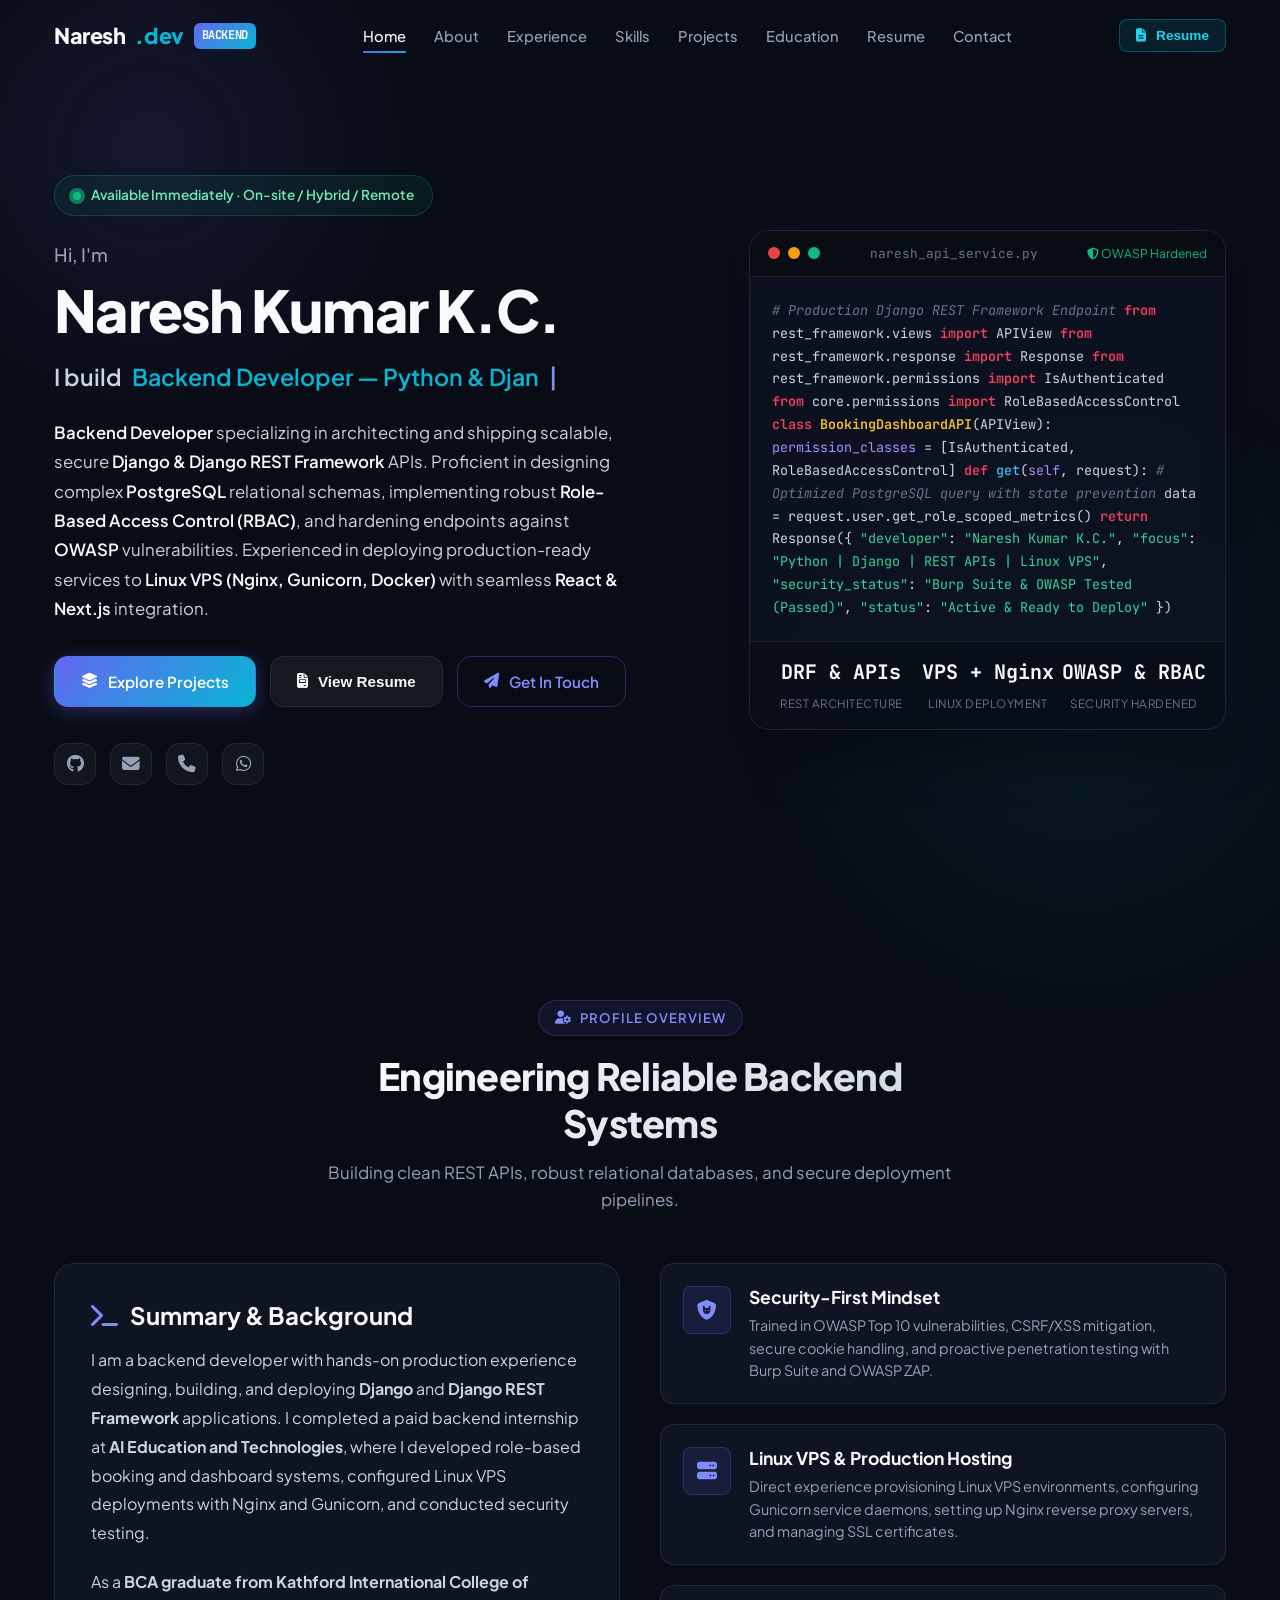
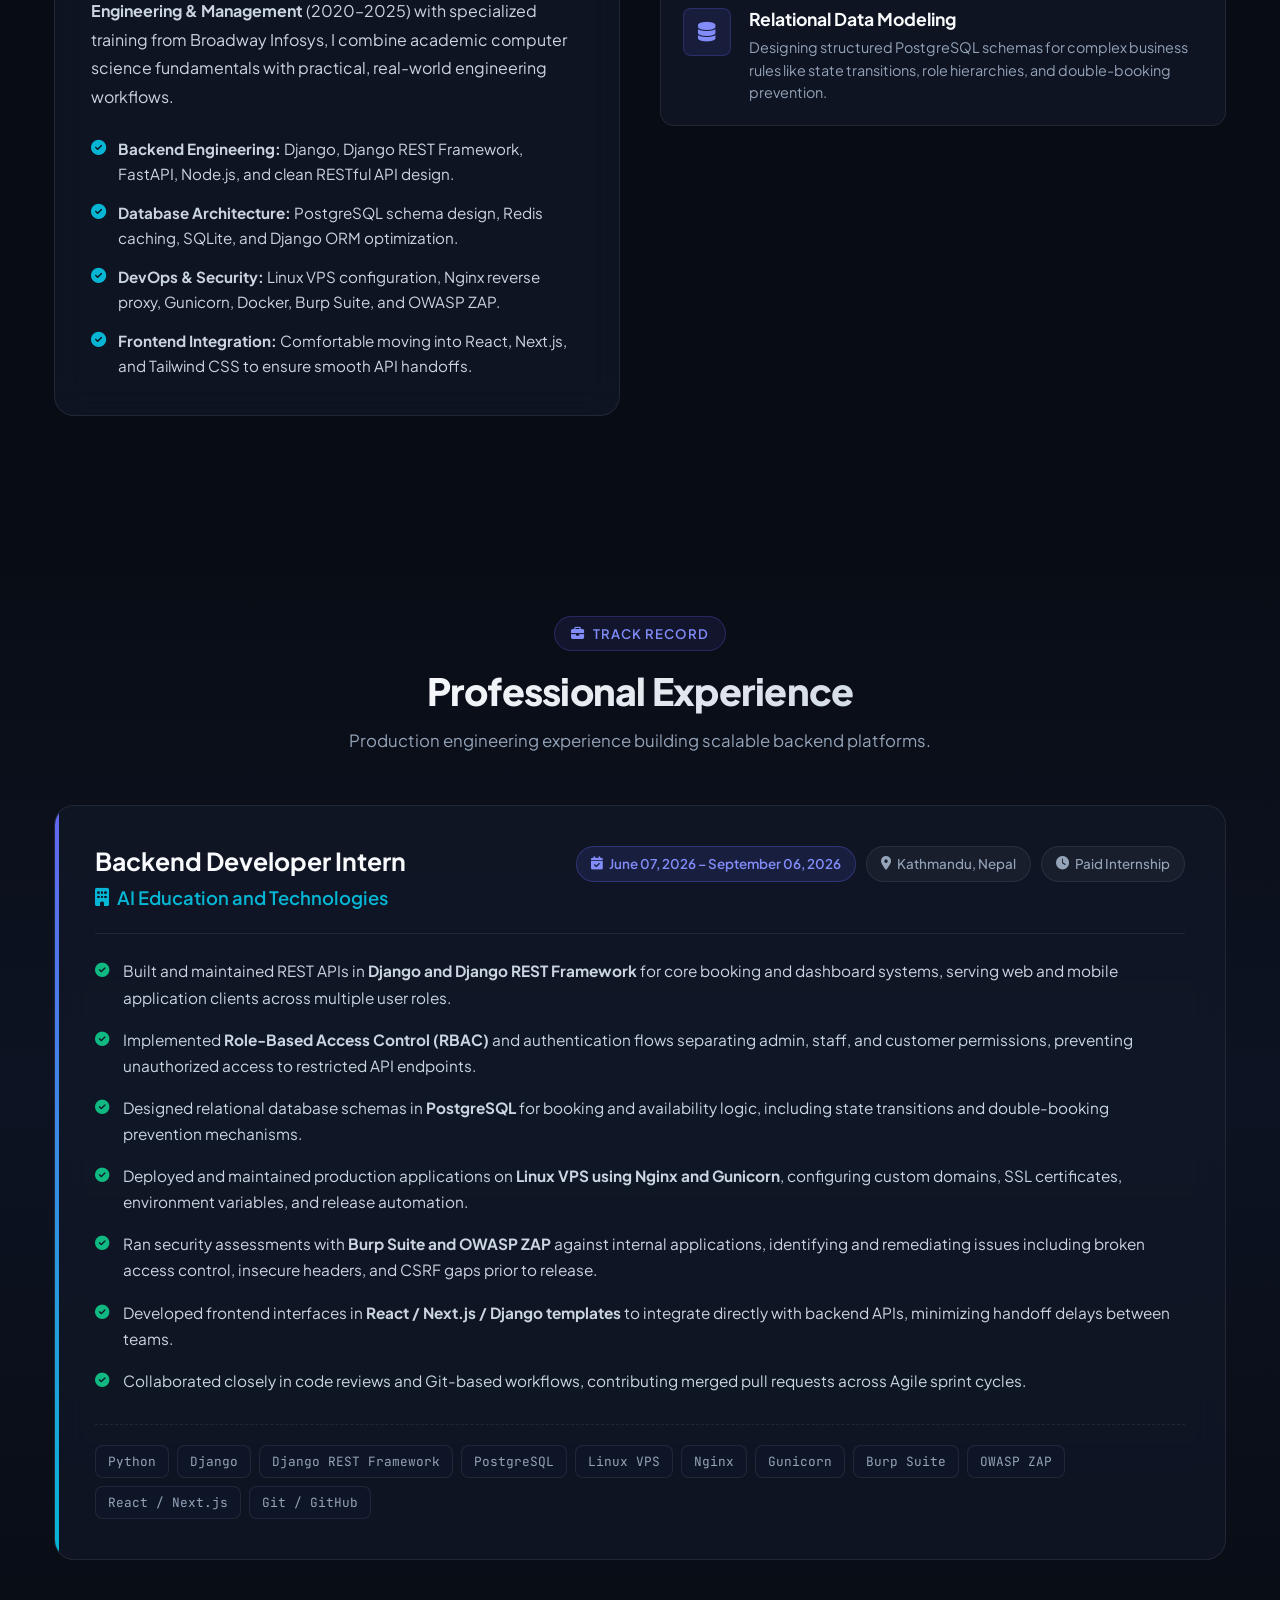
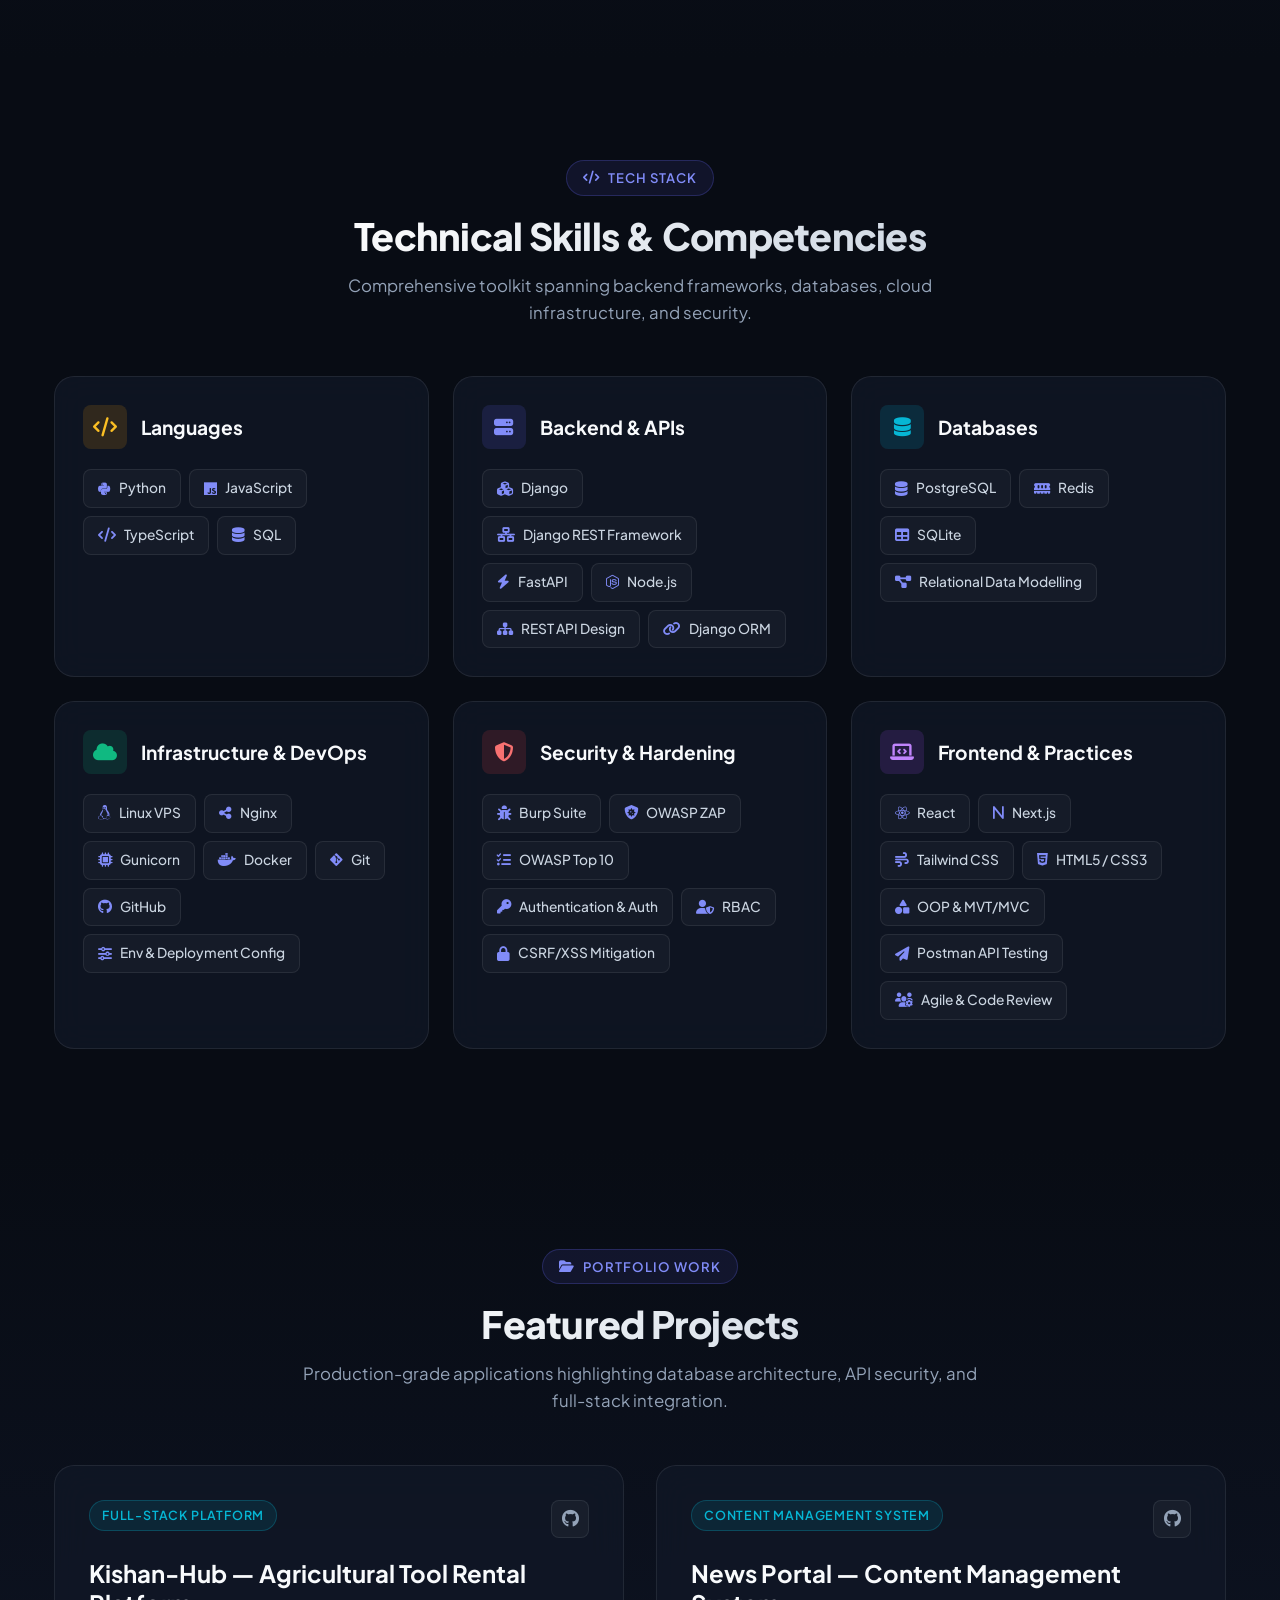
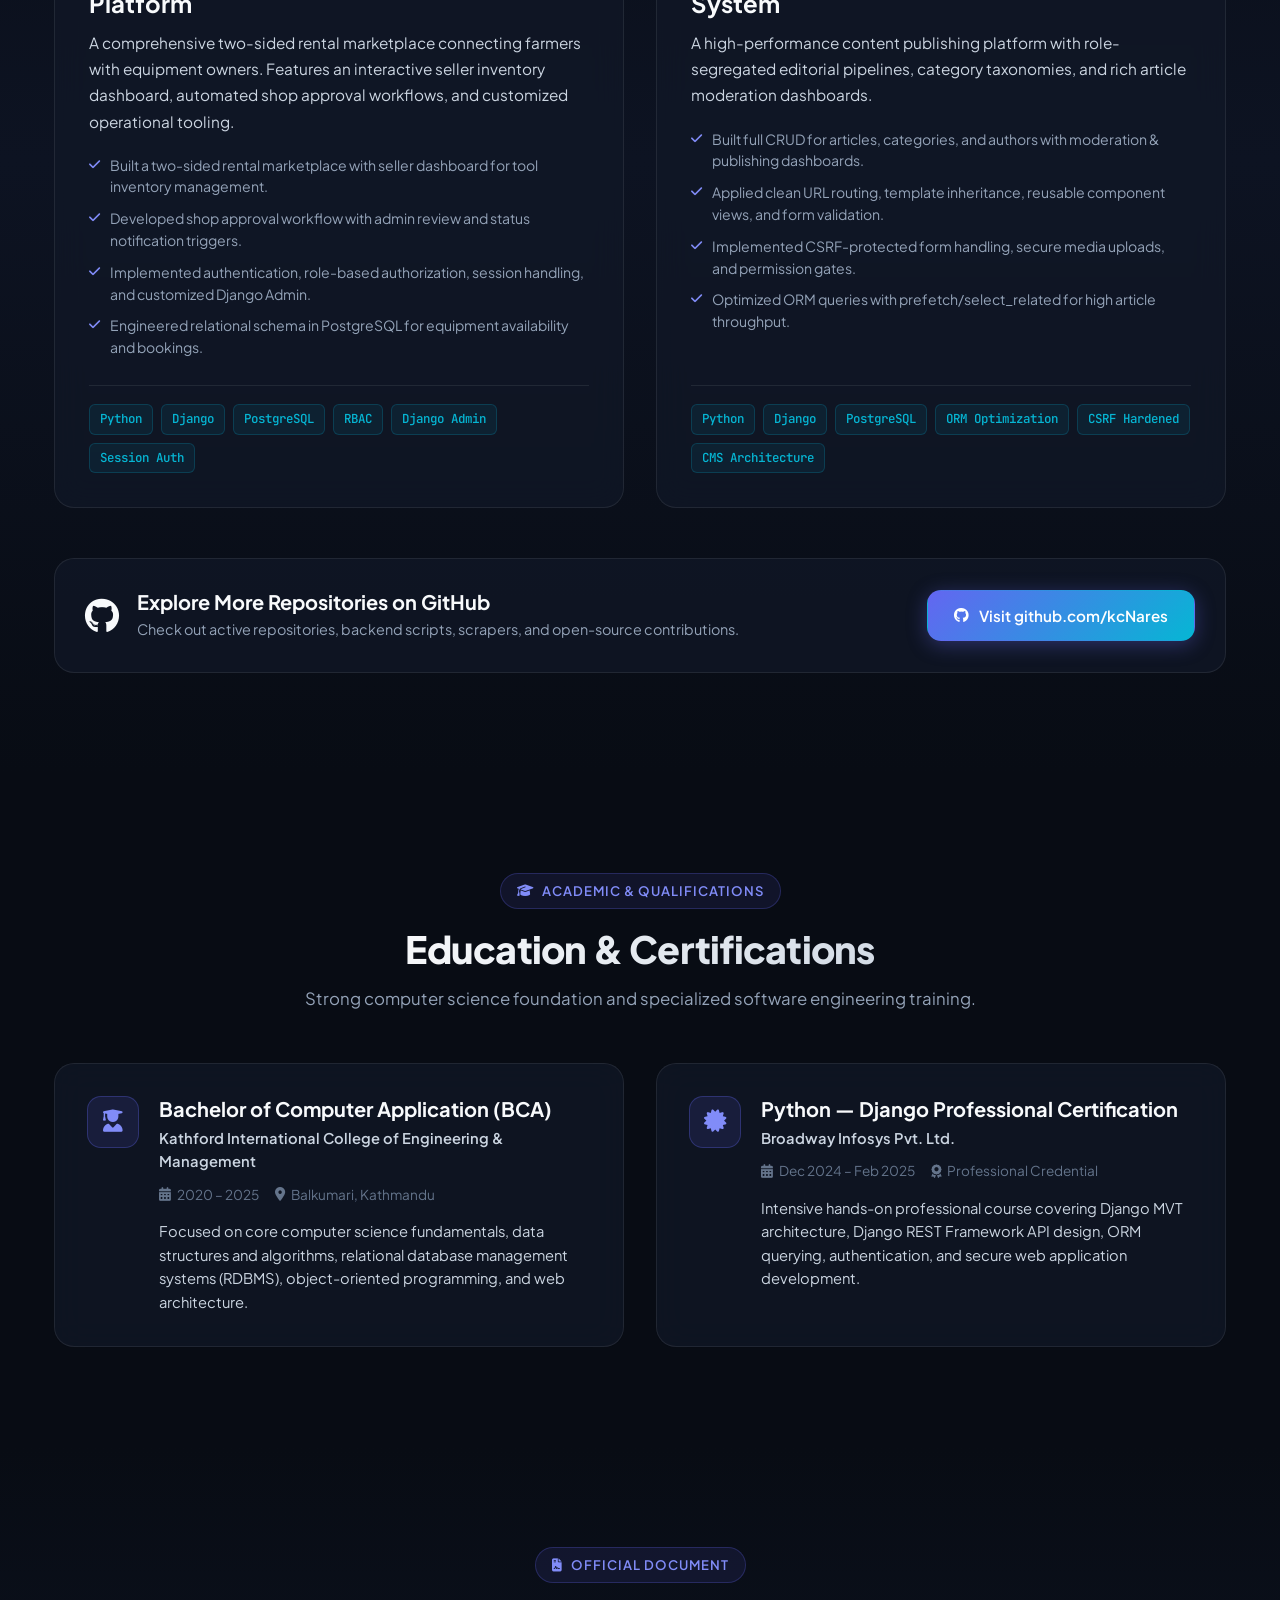
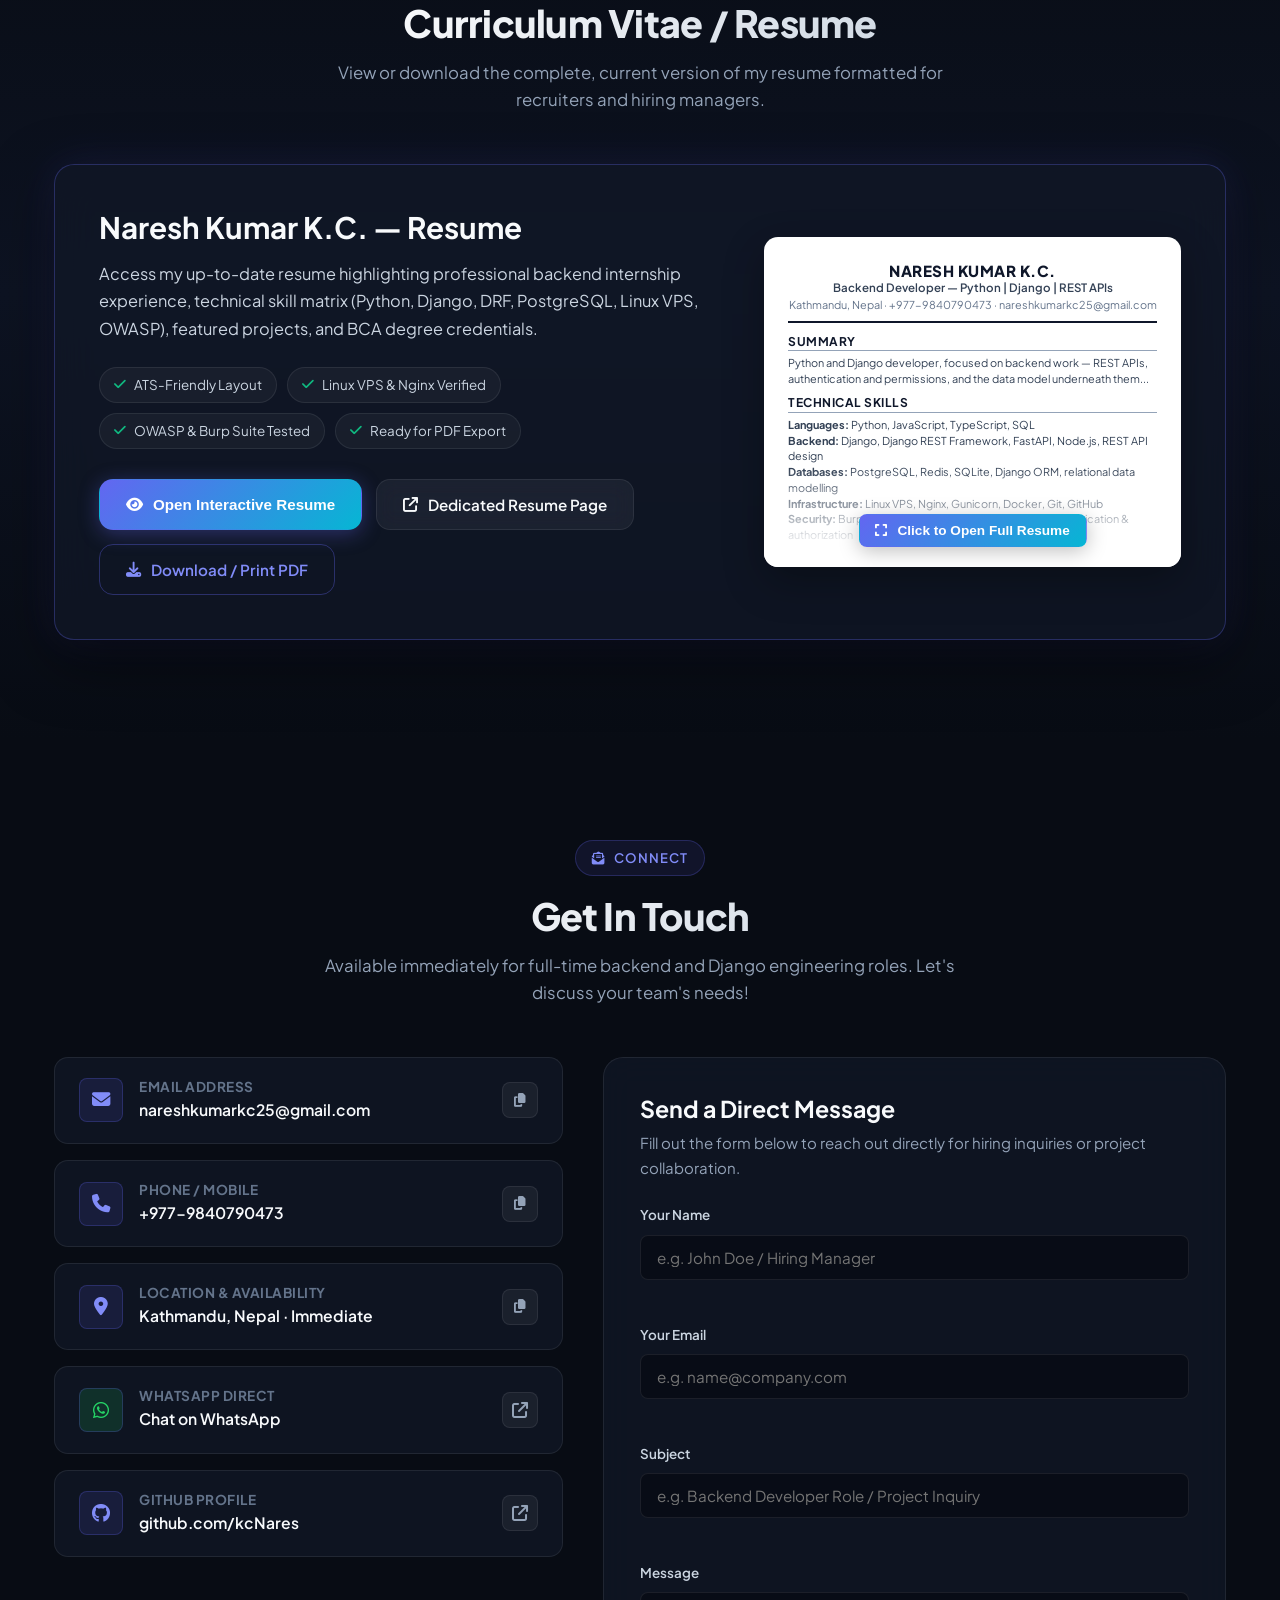
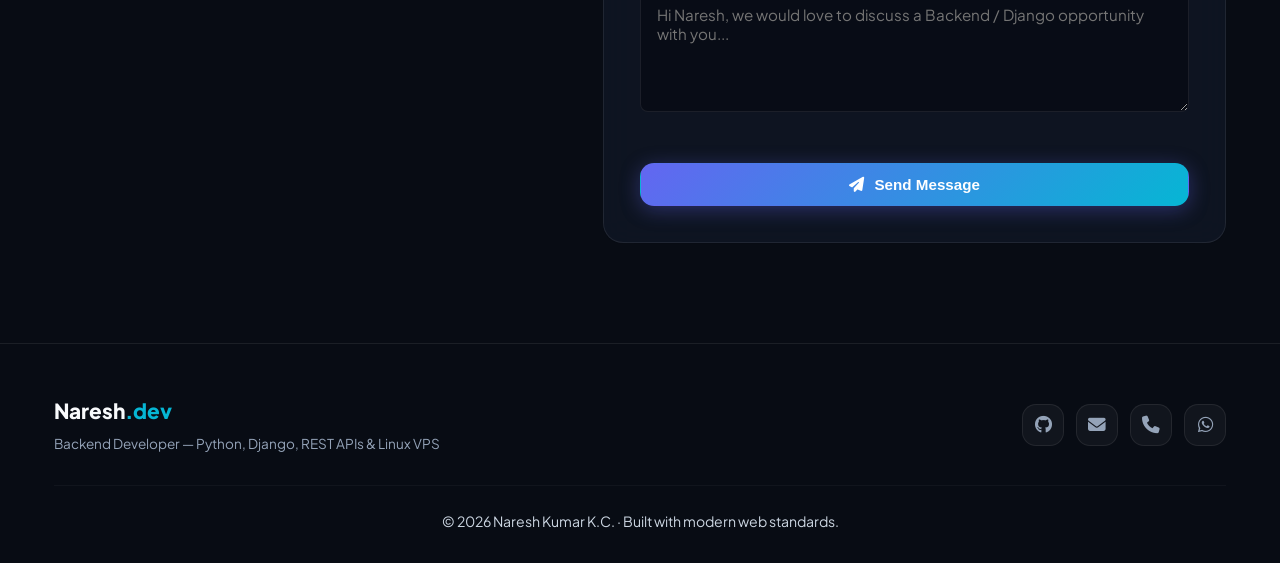
<file: index.html>
<!DOCTYPE html>
<html lang="en">
<head>
    <meta charset="UTF-8">
    <meta name="viewport" content="width=device-width, initial-scale=1.0">
    <title>Naresh Kumar K.C. | Backend Developer — Python, Django, REST APIs</title>
    <meta name="description" content="Naresh Kumar K.C. is a Backend Developer specializing in Python, Django, Django REST Framework, PostgreSQL, Linux VPS deployments, and security testing (Burp Suite, OWASP ZAP).">
    <meta name="keywords" content="Naresh Kumar K.C., Backend Developer, Python Developer, Django Developer, Django REST Framework, PostgreSQL, FastAPI, Linux VPS, Nginx, OWASP, Nepal Developer">
    <meta name="author" content="Naresh Kumar K.C.">
    <meta property="og:title" content="Naresh Kumar K.C. | Backend Developer">
    <meta property="og:description" content="Backend developer with production experience building and deploying Django & DRF applications, Linux VPS hosting, and OWASP security hardening.">
    <meta property="og:type" content="website">
    
    <!-- Stylesheets -->
    <link rel="stylesheet" href="css/style.css">
    <link rel="stylesheet" href="https://cdnjs.cloudflare.com/ajax/libs/font-awesome/6.4.0/css/all.min.css">
    
    <!-- Favicon -->
    <link rel="icon" type="image/jpeg" href="images/logon.jpg">
    <link rel="apple-touch-icon" href="images/logon.jpg">
</head>
<body>

    <!-- Toast Notification Element -->
    <div id="toast" class="toast-msg">
        <i class="fas fa-check-circle" style="color: var(--accent-emerald);"></i>
        <span id="toast-text">Copied to clipboard!</span>
    </div>

    <!-- Navigation -->
    <header>
        <nav class="navbar" id="navbar">
            <div class="nav-container">
                <a href="#home" class="nav-brand">
                    Naresh<span class="dot">.dev</span>
                    <span class="brand-badge">BACKEND</span>
                </a>
                
                <ul class="nav-menu" id="nav-menu">
                    <li><a href="#home" class="nav-link">Home</a></li>
                    <li><a href="#about" class="nav-link">About</a></li>
                    <li><a href="#experience" class="nav-link">Experience</a></li>
                    <li><a href="#skills" class="nav-link">Skills</a></li>
                    <li><a href="#projects" class="nav-link">Projects</a></li>
                    <li><a href="#education" class="nav-link">Education</a></li>
                    <li><a href="#resume" class="nav-link">Resume</a></li>
                    <li><a href="#contact" class="nav-link">Contact</a></li>
                </ul>

                <div class="nav-cta">
                    <button class="btn btn-resume btn-sm open-resume-trigger" id="nav-resume-btn">
                        <i class="fas fa-file-lines"></i> Resume
                    </button>
                    <button class="hamburger" id="hamburger" aria-label="Toggle Menu">
                        <i class="fas fa-bars"></i>
                    </button>
                </div>
            </div>
        </nav>
    </header>

    <main>
        <!-- Hero Section -->
        <section id="home" class="hero">
            <div class="container">
                <div class="hero-grid">
                    
                    <!-- Left Column: Intro -->
                    <div class="hero-left">
                        <div class="status-badge">
                            <span class="ping-dot"></span>
                            <span>Available Immediately &middot; On-site / Hybrid / Remote</span>
                        </div>

                        <p class="hero-greeting">Hi, I'm</p>
                        <h1 class="hero-name">Naresh Kumar K.C.</h1>
                        
                        <div class="hero-title-box">
                            <span>I build</span>
                            <span class="typing-text" id="typing-text">Backend Systems & APIs</span>
                            <span class="cursor-blink">|</span>
                        </div>

                        <p class="hero-bio">
                            <strong>Backend Developer</strong> specializing in architecting and shipping scalable, secure 
                            <strong>Django &amp; Django REST Framework</strong> APIs. Proficient in designing complex 
                            <strong>PostgreSQL</strong> relational schemas, implementing robust <strong>Role-Based Access Control (RBAC)</strong>, 
                            and hardening endpoints against <strong>OWASP</strong> vulnerabilities. Experienced in deploying production-ready 
                            services to <strong>Linux VPS (Nginx, Gunicorn, Docker)</strong> with seamless <strong>React &amp; Next.js</strong> integration.
                        </p>

                        <div class="hero-actions">
                            <a href="#projects" class="btn btn-primary">
                                <i class="fas fa-layer-group"></i> Explore Projects
                            </a>
                            <button class="btn btn-secondary open-resume-trigger">
                                <i class="fas fa-file-invoice"></i> View Resume
                            </button>
                            <a href="#contact" class="btn btn-outline">
                                <i class="fas fa-paper-plane"></i> Get In Touch
                            </a>
                        </div>

                        <div class="hero-social">
                            <a href="https://github.com/kcNares" target="_blank" class="social-icon-btn" title="GitHub Profile">
                                <i class="fab fa-github"></i>
                            </a>
                            <a href="mailto:nareshkumarkc25@gmail.com" class="social-icon-btn" title="Email Naresh">
                                <i class="fas fa-envelope"></i>
                            </a>
                            <a href="tel:+9779840790473" class="social-icon-btn" title="Call Naresh">
                                <i class="fas fa-phone"></i>
                            </a>
                            <a href="https://wa.me/9779840790473" target="_blank" class="social-icon-btn" title="Chat on WhatsApp">
                                <i class="fab fa-whatsapp"></i>
                            </a>
                        </div>
                    </div>

                    <!-- Right Column: Interactive Backend Terminal Showcase -->
                    <div class="hero-right">
                        <div class="terminal-card">
                            <div class="terminal-header">
                                <div class="terminal-dots">
                                    <span class="dot-red"></span>
                                    <span class="dot-yellow"></span>
                                    <span class="dot-green"></span>
                                </div>
                                <span class="terminal-title">naresh_api_service.py</span>
                                <span style="font-size:0.75rem; color:var(--accent-emerald);"><i class="fas fa-shield-halved"></i> OWASP Hardened</span>
                            </div>
                            <div class="terminal-body">
<span class="code-comment"># Production Django REST Framework Endpoint</span>
<span class="code-keyword">from</span> rest_framework.views <span class="code-keyword">import</span> APIView
<span class="code-keyword">from</span> rest_framework.response <span class="code-keyword">import</span> Response
<span class="code-keyword">from</span> rest_framework.permissions <span class="code-keyword">import</span> IsAuthenticated
<span class="code-keyword">from</span> core.permissions <span class="code-keyword">import</span> RoleBasedAccessControl

<span class="code-keyword">class</span> <span class="code-class">BookingDashboardAPI</span>(APIView):
    <span class="code-prop">permission_classes</span> = [IsAuthenticated, RoleBasedAccessControl]

    <span class="code-keyword">def</span> <span class="code-fn">get</span>(<span class="code-prop">self</span>, request):
        <span class="code-comment"># Optimized PostgreSQL query with state prevention</span>
        data = request.user.get_role_scoped_metrics()
        <span class="code-keyword">return</span> Response({
            <span class="code-str">"developer"</span>: <span class="code-str">"Naresh Kumar K.C."</span>,
            <span class="code-str">"focus"</span>: <span class="code-str">"Python | Django | REST APIs | Linux VPS"</span>,
            <span class="code-str">"security_status"</span>: <span class="code-str">"Burp Suite & OWASP Tested (Passed)"</span>,
            <span class="code-str">"status"</span>: <span class="code-str">"Active & Ready to Deploy"</span>
        })
                            </div>
                            <div class="terminal-footer-stats">
                                <div class="stat-item">
                                    <span class="stat-val">DRF & APIs</span>
                                    <span class="stat-label">REST Architecture</span>
                                </div>
                                <div class="stat-item">
                                    <span class="stat-val">VPS + Nginx</span>
                                    <span class="stat-label">Linux Deployment</span>
                                </div>
                                <div class="stat-item">
                                    <span class="stat-val">OWASP & RBAC</span>
                                    <span class="stat-label">Security Hardened</span>
                                </div>
                            </div>
                        </div>
                    </div>

                </div>
            </div>
        </section>

        <!-- About Section -->
        <section id="about" class="about-section">
            <div class="container">
                <div class="section-header">
                    <span class="section-tag"><i class="fas fa-user-gear"></i> Profile Overview</span>
                    <h2 class="section-title">Engineering Reliable Backend Systems</h2>
                    <p class="section-subtitle">
                        Building clean REST APIs, robust relational databases, and secure deployment pipelines.
                    </p>
                </div>

                <div class="about-grid">
                    <div class="about-text-card">
                        <h3><i class="fas fa-terminal" style="color: var(--primary-light);"></i> Summary & Background</h3>
                        <p>
                            I am a backend developer with hands-on production experience designing, building, and deploying 
                            <strong>Django</strong> and <strong>Django REST Framework</strong> applications. I completed a paid backend 
                            internship at <strong>AI Education and Technologies</strong>, where I developed role-based booking 
                            and dashboard systems, configured Linux VPS deployments with Nginx and Gunicorn, and conducted security testing.
                        </p>
                        <p>
                            As a <strong>BCA graduate from Kathford International College of Engineering & Management</strong> (2020–2025) 
                            with specialized training from Broadway Infosys, I combine academic computer science fundamentals with practical, 
                            real-world engineering workflows.
                        </p>

                        <ul class="key-highlights-list">
                            <li>
                                <i class="fas fa-check-circle"></i>
                                <span><strong>Backend Engineering:</strong> Django, Django REST Framework, FastAPI, Node.js, and clean RESTful API design.</span>
                            </li>
                            <li>
                                <i class="fas fa-check-circle"></i>
                                <span><strong>Database Architecture:</strong> PostgreSQL schema design, Redis caching, SQLite, and Django ORM optimization.</span>
                            </li>
                            <li>
                                <i class="fas fa-check-circle"></i>
                                <span><strong>DevOps & Security:</strong> Linux VPS configuration, Nginx reverse proxy, Gunicorn, Docker, Burp Suite, and OWASP ZAP.</span>
                            </li>
                            <li>
                                <i class="fas fa-check-circle"></i>
                                <span><strong>Frontend Integration:</strong> Comfortable moving into React, Next.js, and Tailwind CSS to ensure smooth API handoffs.</span>
                            </li>
                        </ul>
                    </div>

                    <div class="about-cards-column">
                        <div class="feature-mini-card">
                            <div class="feature-icon-box">
                                <i class="fas fa-shield-cat"></i>
                            </div>
                            <div>
                                <h4>Security-First Mindset</h4>
                                <p>Trained in OWASP Top 10 vulnerabilities, CSRF/XSS mitigation, secure cookie handling, and proactive penetration testing with Burp Suite and OWASP ZAP.</p>
                            </div>
                        </div>

                        <div class="feature-mini-card">
                            <div class="feature-icon-box">
                                <i class="fas fa-server"></i>
                            </div>
                            <div>
                                <h4>Linux VPS & Production Hosting</h4>
                                <p>Direct experience provisioning Linux VPS environments, configuring Gunicorn service daemons, setting up Nginx reverse proxy servers, and managing SSL certificates.</p>
                            </div>
                        </div>

                        <div class="feature-mini-card">
                            <div class="feature-icon-box">
                                <i class="fas fa-database"></i>
                            </div>
                            <div>
                                <h4>Relational Data Modeling</h4>
                                <p>Designing structured PostgreSQL schemas for complex business rules like state transitions, role hierarchies, and double-booking prevention.</p>
                            </div>
                        </div>
                    </div>
                </div>
            </div>
        </section>

        <!-- Experience Section -->
        <section id="experience" class="experience-section">
            <div class="container">
                <div class="section-header">
                    <span class="section-tag"><i class="fas fa-briefcase"></i> Track Record</span>
                    <h2 class="section-title">Professional Experience</h2>
                    <p class="section-subtitle">
                        Production engineering experience building scalable backend platforms.
                    </p>
                </div>

                <div class="experience-card-main">
                    <div class="exp-header">
                        <div>
                            <h3 class="exp-role-title">Backend Developer Intern</h3>
                            <div class="exp-company">
                                <i class="fas fa-building"></i> AI Education and Technologies
                            </div>
                        </div>
                        <div class="exp-meta-badges">
                            <span class="meta-pill primary"><i class="fas fa-calendar-check"></i> June 07, 2026 – September 06, 2026</span>
                            <span class="meta-pill"><i class="fas fa-location-dot"></i> Kathmandu, Nepal</span>
                            <span class="meta-pill"><i class="fas fa-clock"></i> Paid Internship</span>
                        </div>
                    </div>

                    <ul class="exp-bullet-list">
                        <li>
                            <i class="fas fa-circle-check"></i>
                            <span>Built and maintained REST APIs in <strong>Django and Django REST Framework</strong> for core booking and dashboard systems, serving web and mobile application clients across multiple user roles.</span>
                        </li>
                        <li>
                            <i class="fas fa-circle-check"></i>
                            <span>Implemented <strong>Role-Based Access Control (RBAC)</strong> and authentication flows separating admin, staff, and customer permissions, preventing unauthorized access to restricted API endpoints.</span>
                        </li>
                        <li>
                            <i class="fas fa-circle-check"></i>
                            <span>Designed relational database schemas in <strong>PostgreSQL</strong> for booking and availability logic, including state transitions and double-booking prevention mechanisms.</span>
                        </li>
                        <li>
                            <i class="fas fa-circle-check"></i>
                            <span>Deployed and maintained production applications on <strong>Linux VPS using Nginx and Gunicorn</strong>, configuring custom domains, SSL certificates, environment variables, and release automation.</span>
                        </li>
                        <li>
                            <i class="fas fa-circle-check"></i>
                            <span>Ran security assessments with <strong>Burp Suite and OWASP ZAP</strong> against internal applications, identifying and remediating issues including broken access control, insecure headers, and CSRF gaps prior to release.</span>
                        </li>
                        <li>
                            <i class="fas fa-circle-check"></i>
                            <span>Developed frontend interfaces in <strong>React / Next.js / Django templates</strong> to integrate directly with backend APIs, minimizing handoff delays between teams.</span>
                        </li>
                        <li>
                            <i class="fas fa-circle-check"></i>
                            <span>Collaborated closely in code reviews and Git-based workflows, contributing merged pull requests across Agile sprint cycles.</span>
                        </li>
                    </ul>

                    <div class="exp-tech-tags">
                        <span class="tech-tag-chip">Python</span>
                        <span class="tech-tag-chip">Django</span>
                        <span class="tech-tag-chip">Django REST Framework</span>
                        <span class="tech-tag-chip">PostgreSQL</span>
                        <span class="tech-tag-chip">Linux VPS</span>
                        <span class="tech-tag-chip">Nginx</span>
                        <span class="tech-tag-chip">Gunicorn</span>
                        <span class="tech-tag-chip">Burp Suite</span>
                        <span class="tech-tag-chip">OWASP ZAP</span>
                        <span class="tech-tag-chip">React / Next.js</span>
                        <span class="tech-tag-chip">Git / GitHub</span>
                    </div>
                </div>
            </div>
        </section>

        <!-- Technical Skills Section -->
        <section id="skills" class="skills-section">
            <div class="container">
                <div class="section-header">
                    <span class="section-tag"><i class="fas fa-code"></i> Tech Stack</span>
                    <h2 class="section-title">Technical Skills & Competencies</h2>
                    <p class="section-subtitle">
                        Comprehensive toolkit spanning backend frameworks, databases, cloud infrastructure, and security.
                    </p>
                </div>

                <div class="skills-grid">
                    
                    <!-- Category 1: Languages -->
                    <div class="skill-category-card">
                        <div class="category-card-header">
                            <div class="category-icon-wrap icon-lang">
                                <i class="fas fa-code"></i>
                            </div>
                            <h3>Languages</h3>
                        </div>
                        <div class="skill-pills-wrap">
                            <span class="skill-pill"><i class="fab fa-python"></i> Python</span>
                            <span class="skill-pill"><i class="fab fa-js"></i> JavaScript</span>
                            <span class="skill-pill"><i class="fas fa-code"></i> TypeScript</span>
                            <span class="skill-pill"><i class="fas fa-database"></i> SQL</span>
                        </div>
                    </div>

                    <!-- Category 2: Backend -->
                    <div class="skill-category-card">
                        <div class="category-card-header">
                            <div class="category-icon-wrap icon-backend">
                                <i class="fas fa-server"></i>
                            </div>
                            <h3>Backend & APIs</h3>
                        </div>
                        <div class="skill-pills-wrap">
                            <span class="skill-pill"><i class="fas fa-cubes"></i> Django</span>
                            <span class="skill-pill"><i class="fas fa-network-wired"></i> Django REST Framework</span>
                            <span class="skill-pill"><i class="fas fa-bolt"></i> FastAPI</span>
                            <span class="skill-pill"><i class="fab fa-node-js"></i> Node.js</span>
                            <span class="skill-pill"><i class="fas fa-sitemap"></i> REST API Design</span>
                            <span class="skill-pill"><i class="fas fa-link"></i> Django ORM</span>
                        </div>
                    </div>

                    <!-- Category 3: Databases -->
                    <div class="skill-category-card">
                        <div class="category-card-header">
                            <div class="category-icon-wrap icon-db">
                                <i class="fas fa-database"></i>
                            </div>
                            <h3>Databases</h3>
                        </div>
                        <div class="skill-pills-wrap">
                            <span class="skill-pill"><i class="fas fa-database"></i> PostgreSQL</span>
                            <span class="skill-pill"><i class="fas fa-memory"></i> Redis</span>
                            <span class="skill-pill"><i class="fas fa-table"></i> SQLite</span>
                            <span class="skill-pill"><i class="fas fa-diagram-project"></i> Relational Data Modelling</span>
                        </div>
                    </div>

                    <!-- Category 4: Infrastructure & DevOps -->
                    <div class="skill-category-card">
                        <div class="category-card-header">
                            <div class="category-icon-wrap icon-infra">
                                <i class="fas fa-cloud"></i>
                            </div>
                            <h3>Infrastructure & DevOps</h3>
                        </div>
                        <div class="skill-pills-wrap">
                            <span class="skill-pill"><i class="fab fa-linux"></i> Linux VPS</span>
                            <span class="skill-pill"><i class="fas fa-share-nodes"></i> Nginx</span>
                            <span class="skill-pill"><i class="fas fa-microchip"></i> Gunicorn</span>
                            <span class="skill-pill"><i class="fab fa-docker"></i> Docker</span>
                            <span class="skill-pill"><i class="fab fa-git-alt"></i> Git</span>
                            <span class="skill-pill"><i class="fab fa-github"></i> GitHub</span>
                            <span class="skill-pill"><i class="fas fa-sliders"></i> Env & Deployment Config</span>
                        </div>
                    </div>

                    <!-- Category 5: Security -->
                    <div class="skill-category-card">
                        <div class="category-card-header">
                            <div class="category-icon-wrap icon-sec">
                                <i class="fas fa-shield-halved"></i>
                            </div>
                            <h3>Security & Hardening</h3>
                        </div>
                        <div class="skill-pills-wrap">
                            <span class="skill-pill"><i class="fas fa-bug"></i> Burp Suite</span>
                            <span class="skill-pill"><i class="fas fa-shield-virus"></i> OWASP ZAP</span>
                            <span class="skill-pill"><i class="fas fa-list-check"></i> OWASP Top 10</span>
                            <span class="skill-pill"><i class="fas fa-key"></i> Authentication & Auth</span>
                            <span class="skill-pill"><i class="fas fa-user-shield"></i> RBAC</span>
                            <span class="skill-pill"><i class="fas fa-lock"></i> CSRF/XSS Mitigation</span>
                        </div>
                    </div>

                    <!-- Category 6: Practices & Frontend -->
                    <div class="skill-category-card">
                        <div class="category-card-header">
                            <div class="category-icon-wrap icon-prac">
                                <i class="fas fa-laptop-code"></i>
                            </div>
                            <h3>Frontend & Practices</h3>
                        </div>
                        <div class="skill-pills-wrap">
                            <span class="skill-pill"><i class="fab fa-react"></i> React</span>
                            <span class="skill-pill"><i class="fas fa-n"></i> Next.js</span>
                            <span class="skill-pill"><i class="fas fa-wind"></i> Tailwind CSS</span>
                            <span class="skill-pill"><i class="fab fa-html5"></i> HTML5 / CSS3</span>
                            <span class="skill-pill"><i class="fas fa-shapes"></i> OOP & MVT/MVC</span>
                            <span class="skill-pill"><i class="fas fa-paper-plane"></i> Postman API Testing</span>
                            <span class="skill-pill"><i class="fas fa-users-gear"></i> Agile & Code Review</span>
                        </div>
                    </div>

                </div>
            </div>
        </section>

        <!-- Projects Section -->
        <section id="projects" class="projects-section">
            <div class="container">
                <div class="section-header">
                    <span class="section-tag"><i class="fas fa-folder-open"></i> Portfolio Work</span>
                    <h2 class="section-title">Featured Projects</h2>
                    <p class="section-subtitle">
                        Production-grade applications highlighting database architecture, API security, and full-stack integration.
                    </p>
                </div>

                <div class="projects-grid">
                    
                    <!-- Project 1: Kishan-Hub -->
                    <div class="project-card">
                        <div>
                            <div class="project-top">
                                <span class="project-badge-type">Full-Stack Platform</span>
                                <div class="project-links-top">
                                    <a href="https://github.com/kcNares/Kishan-Hub" target="_blank" class="icon-link-btn" title="View Kishan-Hub on GitHub">
                                        <i class="fab fa-github"></i>
                                    </a>
                                </div>
                            </div>
                            <h3 class="project-title">Kishan-Hub — Agricultural Tool Rental Platform</h3>
                            <p class="project-desc">
                                A comprehensive two-sided rental marketplace connecting farmers with equipment owners. Features an interactive seller inventory dashboard, automated shop approval workflows, and customized operational tooling.
                            </p>
                            <ul class="project-feature-bullets">
                                <li><i class="fas fa-check"></i> Built a two-sided rental marketplace with seller dashboard for tool inventory management.</li>
                                <li><i class="fas fa-check"></i> Developed shop approval workflow with admin review and status notification triggers.</li>
                                <li><i class="fas fa-check"></i> Implemented authentication, role-based authorization, session handling, and customized Django Admin.</li>
                                <li><i class="fas fa-check"></i> Engineered relational schema in PostgreSQL for equipment availability and bookings.</li>
                            </ul>
                        </div>
                        <div class="project-tech-stack">
                            <span class="tech-tag">Python</span>
                            <span class="tech-tag">Django</span>
                            <span class="tech-tag">PostgreSQL</span>
                            <span class="tech-tag">RBAC</span>
                            <span class="tech-tag">Django Admin</span>
                            <span class="tech-tag">Session Auth</span>
                        </div>
                    </div>

                    <!-- Project 2: News Portal -->
                    <div class="project-card">
                        <div>
                            <div class="project-top">
                                <span class="project-badge-type">Content Management System</span>
                                <div class="project-links-top">
                                    <a href="https://github.com/kcNares/News-Portal" target="_blank" class="icon-link-btn" title="View News Portal on GitHub">
                                        <i class="fab fa-github"></i>
                                    </a>
                                </div>
                            </div>
                            <h3 class="project-title">News Portal — Content Management System</h3>
                            <p class="project-desc">
                                A high-performance content publishing platform with role-segregated editorial pipelines, category taxonomies, and rich article moderation dashboards.
                            </p>
                            <ul class="project-feature-bullets">
                                <li><i class="fas fa-check"></i> Built full CRUD for articles, categories, and authors with moderation & publishing dashboards.</li>
                                <li><i class="fas fa-check"></i> Applied clean URL routing, template inheritance, reusable component views, and form validation.</li>
                                <li><i class="fas fa-check"></i> Implemented CSRF-protected form handling, secure media uploads, and permission gates.</li>
                                <li><i class="fas fa-check"></i> Optimized ORM queries with prefetch/select_related for high article throughput.</li>
                            </ul>
                        </div>
                        <div class="project-tech-stack">
                            <span class="tech-tag">Python</span>
                            <span class="tech-tag">Django</span>
                            <span class="tech-tag">PostgreSQL</span>
                            <span class="tech-tag">ORM Optimization</span>
                            <span class="tech-tag">CSRF Hardened</span>
                            <span class="tech-tag">CMS Architecture</span>
                        </div>
                    </div>

                </div>

                <!-- GitHub Banner -->
                <div class="github-banner">
                    <div class="github-banner-info">
                        <i class="fab fa-github"></i>
                        <div>
                            <h4>Explore More Repositories on GitHub</h4>
                            <p>Check out active repositories, backend scripts, scrapers, and open-source contributions.</p>
                        </div>
                    </div>
                    <a href="https://github.com/kcNares" target="_blank" class="btn btn-primary">
                        <i class="fab fa-github"></i> Visit github.com/kcNares
                    </a>
                </div>
            </div>
        </section>

        <!-- Education & Certifications Section -->
        <section id="education" class="education-section">
            <div class="container">
                <div class="section-header">
                    <span class="section-tag"><i class="fas fa-graduation-cap"></i> Academic & Qualifications</span>
                    <h2 class="section-title">Education & Certifications</h2>
                    <p class="section-subtitle">
                        Strong computer science foundation and specialized software engineering training.
                    </p>
                </div>

                <div class="education-grid">
                    <!-- Card 1: Degree -->
                    <div class="edu-card">
                        <div class="edu-icon-wrap">
                            <i class="fas fa-user-graduate"></i>
                        </div>
                        <div class="edu-body">
                            <h3>Bachelor of Computer Application (BCA)</h3>
                            <p class="edu-institution">Kathford International College of Engineering & Management</p>
                            <div class="edu-meta">
                                <span><i class="fas fa-calendar-alt"></i> 2020 – 2025</span>
                                <span><i class="fas fa-location-dot"></i> Balkumari, Kathmandu</span>
                            </div>
                            <p>Focused on core computer science fundamentals, data structures and algorithms, relational database management systems (RDBMS), object-oriented programming, and web architecture.</p>
                        </div>
                    </div>

                    <!-- Card 2: Certification -->
                    <div class="edu-card">
                        <div class="edu-icon-wrap">
                            <i class="fas fa-certificate"></i>
                        </div>
                        <div class="edu-body">
                            <h3>Python — Django Professional Certification</h3>
                            <p class="edu-institution">Broadway Infosys Pvt. Ltd.</p>
                            <div class="edu-meta">
                                <span><i class="fas fa-calendar-alt"></i> Dec 2024 – Feb 2025</span>
                                <span><i class="fas fa-award"></i> Professional Credential</span>
                            </div>
                            <p>Intensive hands-on professional course covering Django MVT architecture, Django REST Framework API design, ORM querying, authentication, and secure web application development.</p>
                        </div>
                    </div>
                </div>
            </div>
        </section>

        <!-- Resume Section (Preview & Interactive Actions) -->
        <section id="resume" class="resume-section">
            <div class="container">
                <div class="section-header">
                    <span class="section-tag"><i class="fas fa-file-contract"></i> Official Document</span>
                    <h2 class="section-title">Curriculum Vitae / Resume</h2>
                    <p class="section-subtitle">
                        View or download the complete, current version of my resume formatted for recruiters and hiring managers.
                    </p>
                </div>

                <div class="resume-showcase-box">
                    <div class="resume-showcase-grid">
                        
                        <!-- Left Details -->
                        <div class="resume-info-left">
                            <h3>Naresh Kumar K.C. &mdash; Resume</h3>
                            <p>
                                Access my up-to-date resume highlighting professional backend internship experience, technical skill matrix (Python, Django, DRF, PostgreSQL, Linux VPS, OWASP), featured projects, and BCA degree credentials.
                            </p>

                            <div class="resume-feature-pills">
                                <span class="resume-feature-pill"><i class="fas fa-check"></i> ATS-Friendly Layout</span>
                                <span class="resume-feature-pill"><i class="fas fa-check"></i> Linux VPS & Nginx Verified</span>
                                <span class="resume-feature-pill"><i class="fas fa-check"></i> OWASP & Burp Suite Tested</span>
                                <span class="resume-feature-pill"><i class="fas fa-check"></i> Ready for PDF Export</span>
                            </div>

                            <div class="resume-actions-group">
                                <button class="btn btn-primary open-resume-trigger">
                                    <i class="fas fa-eye"></i> Open Interactive Resume
                                </button>
                                <a href="resume/resume.html" target="_blank" class="btn btn-secondary">
                                    <i class="fas fa-arrow-up-right-from-square"></i> Dedicated Resume Page
                                </a>
                                <a href="resume/resume.html?print=true" target="_blank" class="btn btn-outline">
                                    <i class="fas fa-download"></i> Download / Print PDF
                                </a>
                            </div>
                        </div>

                        <!-- Right Paper Preview (Clickable to open modal) -->
                        <div class="resume-paper-preview open-resume-trigger" title="Click to open full interactive resume">
                            <div class="paper-header">
                                <h4>NARESH KUMAR K.C.</h4>
                                <p class="paper-subtitle">Backend Developer — Python | Django | REST APIs</p>
                                <p style="font-size:0.68rem; color:#64748b;">Kathmandu, Nepal &middot; +977-9840790473 &middot; nareshkumarkc25@gmail.com</p>
                            </div>
                            
                            <p class="paper-section-title">SUMMARY</p>
                            <p style="font-size:0.68rem; color:#334155; margin-bottom:6px;">
                                Python and Django developer, focused on backend work — REST APIs, authentication and permissions, and the data model underneath them...
                            </p>

                            <p class="paper-section-title">TECHNICAL SKILLS</p>
                            <p style="font-size:0.68rem; color:#334155;"><strong>Languages:</strong> Python, JavaScript, TypeScript, SQL</p>
                            <p style="font-size:0.68rem; color:#334155;"><strong>Backend:</strong> Django, Django REST Framework, FastAPI, Node.js, REST API design</p>
                            <p style="font-size:0.68rem; color:#334155;"><strong>Databases:</strong> PostgreSQL, Redis, SQLite, Django ORM, relational data modelling</p>
                            <p style="font-size:0.68rem; color:#334155;"><strong>Infrastructure:</strong> Linux VPS, Nginx, Gunicorn, Docker, Git, GitHub</p>
                            <p style="font-size:0.68rem; color:#334155;"><strong>Security:</strong> Burp Suite, OWASP ZAP, OWASP Top 10, authentication &amp; authorization</p>

                            <button class="btn btn-primary btn-sm paper-overlay-btn">
                                <i class="fas fa-expand"></i> Click to Open Full Resume
                            </button>
                        </div>

                    </div>
                </div>
            </div>
        </section>

        <!-- Contact Section -->
        <section id="contact" class="contact-section">
            <div class="container">
                <div class="section-header">
                    <span class="section-tag"><i class="fas fa-envelope-open-text"></i> Connect</span>
                    <h2 class="section-title">Get In Touch</h2>
                    <p class="section-subtitle">
                        Available immediately for full-time backend and Django engineering roles. Let's discuss your team's needs!
                    </p>
                </div>

                <div class="contact-grid">
                    <!-- Left: Contact Details -->
                    <div class="contact-info-cards">
                        
                        <!-- Email -->
                        <div class="contact-card-item">
                            <div class="contact-card-left">
                                <div class="contact-card-icon">
                                    <i class="fas fa-envelope"></i>
                                </div>
                                <div class="contact-card-text">
                                    <h4>Email Address</h4>
                                    <a href="mailto:nareshkumarkc25@gmail.com">nareshkumarkc25@gmail.com</a>
                                </div>
                            </div>
                            <button class="copy-btn copy-trigger" data-copy="nareshkumarkc25@gmail.com" title="Copy email">
                                <i class="fas fa-copy"></i>
                            </button>
                        </div>

                        <!-- Phone -->
                        <div class="contact-card-item">
                            <div class="contact-card-left">
                                <div class="contact-card-icon">
                                    <i class="fas fa-phone"></i>
                                </div>
                                <div class="contact-card-text">
                                    <h4>Phone / Mobile</h4>
                                    <a href="tel:+9779840790473">+977-9840790473</a>
                                </div>
                            </div>
                            <button class="copy-btn copy-trigger" data-copy="+9779840790473" title="Copy phone number">
                                <i class="fas fa-copy"></i>
                            </button>
                        </div>

                        <!-- Location -->
                        <div class="contact-card-item">
                            <div class="contact-card-left">
                                <div class="contact-card-icon">
                                    <i class="fas fa-location-dot"></i>
                                </div>
                                <div class="contact-card-text">
                                    <h4>Location & Availability</h4>
                                    <p>Kathmandu, Nepal &middot; Immediate</p>
                                </div>
                            </div>
                            <button class="copy-btn copy-trigger" data-copy="Kathmandu, Nepal" title="Copy location">
                                <i class="fas fa-copy"></i>
                            </button>
                        </div>

                        <!-- WhatsApp -->
                        <div class="contact-card-item">
                            <div class="contact-card-left">
                                <div class="contact-card-icon" style="background: rgba(37, 211, 102, 0.15); color: #25d366;">
                                    <i class="fab fa-whatsapp"></i>
                                </div>
                                <div class="contact-card-text">
                                    <h4>WhatsApp Direct</h4>
                                    <a href="https://wa.me/9779840790473" target="_blank">Chat on WhatsApp</a>
                                </div>
                            </div>
                            <a href="https://wa.me/9779840790473" target="_blank" class="copy-btn" title="Open WhatsApp">
                                <i class="fas fa-arrow-up-right-from-square"></i>
                            </a>
                        </div>

                        <!-- GitHub -->
                        <div class="contact-card-item">
                            <div class="contact-card-left">
                                <div class="contact-card-icon">
                                    <i class="fab fa-github"></i>
                                </div>
                                <div class="contact-card-text">
                                    <h4>GitHub Profile</h4>
                                    <a href="https://github.com/kcNares" target="_blank">github.com/kcNares</a>
                                </div>
                            </div>
                            <a href="https://github.com/kcNares" target="_blank" class="copy-btn" title="Open GitHub">
                                <i class="fas fa-arrow-up-right-from-square"></i>
                            </a>
                        </div>

                    </div>

                    <!-- Right: Form -->
                    <div class="contact-form-card">
                        <h3>Send a Direct Message</h3>
                        <p>Fill out the form below to reach out directly for hiring inquiries or project collaboration.</p>

                        <form id="contact-form" class="contact-form" novalidate>
                            <input type="hidden" name="access_key" value="36bf6ee4-c544-42bf-b3ed-720b8c88e081">
                            <input type="hidden" name="from_name" value="Naresh Kumar K.C. Portfolio — Contact Form">
                            <input type="checkbox" name="botcheck" class="hidden-field" style="display: none;">

                            <div class="form-group">
                                <label for="name" class="form-label">Your Name</label>
                                <input type="text" id="name" name="name" class="form-input" placeholder="e.g. John Doe / Hiring Manager" minlength="2" maxlength="100" required>
                                <span class="field-error" id="name-error"></span>
                            </div>

                            <div class="form-group">
                                <label for="email" class="form-label">Your Email</label>
                                <input type="email" id="email" name="email" class="form-input" placeholder="e.g. name@company.com" maxlength="150" required>
                                <span class="field-error" id="email-error"></span>
                            </div>

                            <div class="form-group">
                                <label for="subject" class="form-label">Subject</label>
                                <input type="text" id="subject" name="inquiry_subject" class="form-input" placeholder="e.g. Backend Developer Role / Project Inquiry" minlength="4" maxlength="150" required>
                                <span class="field-error" id="subject-error"></span>
                            </div>

                            <div class="form-group">
                                <label for="message" class="form-label">Message</label>
                                <textarea id="message" name="message" class="form-textarea" rows="4" placeholder="Hi Naresh, we would love to discuss a Backend / Django opportunity with you..." minlength="15" maxlength="3000" required></textarea>
                                <span class="field-error" id="message-error"></span>
                            </div>

                            <button type="submit" class="btn btn-primary" style="width: 100%;">
                                <i class="fas fa-paper-plane"></i> Send Message
                            </button>
                        </form>
                    </div>

                </div>
            </div>
        </section>
    </main>

    <!-- Footer -->
    <footer class="footer">
        <div class="container">
            <div class="footer-content">
                <div class="footer-brand">
                    Naresh<span style="color: var(--accent-cyan);">.dev</span>
                    <p style="font-size:0.85rem; color:var(--text-muted); font-weight:400; margin-top:4px;">
                        Backend Developer &mdash; Python, Django, REST APIs &amp; Linux VPS
                    </p>
                </div>
                
                <div class="footer-socials">
                    <a href="https://github.com/kcNares" target="_blank" class="social-icon-btn" title="GitHub"><i class="fab fa-github"></i></a>
                    <a href="mailto:nareshkumarkc25@gmail.com" class="social-icon-btn" title="Email"><i class="fas fa-envelope"></i></a>
                    <a href="tel:+9779840790473" class="social-icon-btn" title="Phone"><i class="fas fa-phone"></i></a>
                    <a href="https://wa.me/9779840790473" target="_blank" class="social-icon-btn" title="WhatsApp"><i class="fab fa-whatsapp"></i></a>
                </div>
            </div>
            
            <div class="footer-bottom">
                <p>&copy; 2026 Naresh Kumar K.C. &middot; Built with modern web standards.</p>
            </div>
        </div>
    </footer>

    <!-- =========================================================================
         RESUME MODAL VIEWER (Exact Resume Format Replication)
         ========================================================================= -->
    <div id="resume-modal" class="resume-modal" aria-hidden="true" role="dialog">
        <div class="resume-modal-backdrop" id="modal-backdrop"></div>
        <div class="resume-modal-dialog">
            
            <!-- Toolbar -->
            <div class="resume-modal-toolbar">
                <div class="modal-toolbar-title">
                    <i class="fas fa-file-lines" style="color: var(--accent-cyan);"></i>
                    <span>Naresh Kumar K.C. &mdash; Resume</span>
                </div>
                <div class="modal-toolbar-actions">
                    <a href="resume/resume.html" target="_blank" class="btn btn-secondary btn-sm" title="Open standalone page">
                        <i class="fas fa-arrow-up-right-from-square"></i> Open in New Tab
                    </a>
                    <button class="btn btn-primary btn-sm" onclick="window.open('resume/resume.html?print=true', '_blank')">
                        <i class="fas fa-print"></i> Print / PDF
                    </button>
                    <button class="modal-close-btn" id="modal-close-btn" title="Close (Esc)">
                        <i class="fas fa-times"></i>
                    </button>
                </div>
            </div>

            <!-- Resume Content Body -->
            <div class="resume-modal-content">
                <div class="modal-resume-doc">
                    
                    <!-- Header -->
                    <div class="m-resume-header">
                        <h2>NARESH KUMAR K.C.</h2>
                        <p class="m-resume-subtitle">Backend Developer &mdash; Python | Django | REST APIs</p>
                        <div class="m-resume-contact">
                            <span>Kathmandu, Nepal</span>
                            <span>&bull;</span>
                            <a href="tel:+9779840790473">+977-9840790473</a>
                            <span>&bull;</span>
                            <a href="mailto:nareshkumarkc25@gmail.com">nareshkumarkc25@gmail.com</a>
                            <span>&bull;</span>
                            <a href="https://github.com/kcNares" target="_blank">github.com/kcNares</a>
                            <span>&bull;</span>
                            <a href="https://kcnares.github.io/portfolio" target="_blank">kcnares.github.io/portfolio</a>
                        </div>
                    </div>

                    <!-- Summary -->
                    <div class="m-section">
                        <h2 class="m-section-title">SUMMARY</h2>
                        <p class="m-summary-text">
                            Python and Django developer, focused on backend work &mdash; REST APIs, authentication and permissions, and the data model underneath them. Comfortable stepping into the frontend when a feature needs it, and used to running the Linux servers the work sits on. Tests applications with Burp Suite and OWASP ZAP, on the view that a broken permission check is better found by the person who wrote it. Interested in how systems hold up once real users are on them.
                        </p>
                    </div>

                    <!-- Technical Skills -->
                    <div class="m-section">
                        <h2 class="m-section-title">TECHNICAL SKILLS</h2>
                        <div class="m-skills-block">
                            <p><strong>Languages:</strong> Python, JavaScript, TypeScript, SQL</p>
                            <p><strong>Backend:</strong> Django, Django REST Framework, FastAPI, Node.js, REST API design</p>
                            <p><strong>Frontend:</strong> React, Next.js, Tailwind CSS, HTML5, CSS3</p>
                            <p><strong>Databases:</strong> PostgreSQL, Redis, SQLite, Django ORM, relational data modelling</p>
                            <p><strong>Infrastructure:</strong> Linux VPS, Nginx, Gunicorn, Docker, Git, GitHub, environment &amp; deployment configuration</p>
                            <p><strong>Security:</strong> Burp Suite, OWASP ZAP, OWASP Top 10, authentication &amp; authorization, RBAC, CSRF/XSS mitigation</p>
                            <p><strong>Practices:</strong> OOP, MVT/MVC, code review, Postman API testing, Agile collaboration</p>
                        </div>
                    </div>

                    <!-- Professional Experience -->
                    <div class="m-section">
                        <h2 class="m-section-title">PROFESSIONAL EXPERIENCE</h2>
                        <div>
                            <div class="m-item-header">
                                <span>Backend Developer Intern</span>
                                <span>June 07, 2026 – September 06, 2026</span>
                            </div>
                            <div class="m-item-sub">
                                <span>AI Education and Technologies</span>
                                <span>Kathmandu, Nepal</span>
                            </div>
                            <ul class="m-bullet-list">
                                <li>Built and maintained REST APIs in Django and Django REST Framework for core booking and dashboard systems, serving web and mobile application clients across multiple user roles.</li>
                                <li>Implemented role-based access control and authentication flows separating admin, staff, and customer permissions, preventing unauthorized access to restricted API endpoints.</li>
                                <li>Designed relational schemas in PostgreSQL for booking and availability logic, including state transitions and double-booking prevention.</li>
                                <li>Deployed and maintained applications on Linux VPS using Nginx and Gunicorn, handling domain setup, SSL certificates, environment variables, and release configuration.</li>
                                <li>Ran security assessments with Burp Suite and OWASP ZAP against internal applications, identifying and remediating issues including broken access control, insecure headers, and CSRF gaps before release.</li>
                                <li>Developed frontend interfaces in React, Next.js, and Django templates to integrate directly with the APIs, reducing handoff delays between backend and frontend work.</li>
                                <li>Collaborated in code reviews and Git-based workflows, contributing merged pull requests over the internship.</li>
                            </ul>
                        </div>
                    </div>

                    <!-- Projects -->
                    <div class="m-section">
                        <h2 class="m-section-title">PROJECTS</h2>
                        
                        <!-- Project 1 -->
                        <div style="margin-bottom: 12px;">
                            <div class="m-item-header">
                                <span>Kishan-Hub — Agricultural Tool Rental Platform</span>
                                <span>Django, PostgreSQL</span>
                            </div>
                            <ul class="m-bullet-list">
                                <li>Built a two-sided rental marketplace with a seller dashboard for tool inventory management and a shop approval workflow with admin review and notifications.</li>
                                <li>Implemented authentication, role-based authorization, session handling, and a customized Django Admin for operational management.</li>
                            </ul>
                            <a href="https://github.com/kcNares/Kishan-Hub" target="_blank" class="m-project-link">
                                <i class="fab fa-github"></i> github.com/kcNares/Kishan-Hub
                            </a>
                        </div>

                        <!-- Project 2 -->
                        <div>
                            <div class="m-item-header">
                                <span>News Portal — Content Management System</span>
                                <span>Django, PostgreSQL</span>
                            </div>
                            <ul class="m-bullet-list">
                                <li>Built full CRUD for articles, categories, and authors with a custom moderation and publishing dashboard.</li>
                                <li>Applied clean URL routing, template inheritance, reusable component views, and CSRF-protected from validation.</li>
                            </ul>
                            <a href="https://github.com/kcNares/News-Portal" target="_blank" class="m-project-link">
                                <i class="fab fa-github"></i> github.com/kcNares/News-Portal
                            </a>
                        </div>
                    </div>

                    <!-- Education -->
                    <div class="m-section">
                        <h2 class="m-section-title">EDUCATION</h2>
                        <div>
                            <div class="m-item-header">
                                <span>Bachelor of Computer Application (BCA)</span>
                                <span>2020 – 2025</span>
                            </div>
                            <div class="m-item-sub">
                                <span>Kathford International College of Engineering &amp; Management</span>
                                <span>Balkumari, Kathmandu</span>
                            </div>
                        </div>
                    </div>

                    <!-- Certifications & Additional -->
                    <div class="m-section" style="margin-bottom: 0;">
                        <h2 class="m-section-title">CERTIFICATIONS &amp; ADDITIONAL</h2>
                        <ul class="m-bullet-list">
                            <li><strong>Python — Django</strong>, Broadway Infosys Pvt. Ltd. (December 2024 – February 2025)</li>
                            <li><strong>Languages:</strong> Nepali (native), English (professional working proficiency) &middot; <strong>Availability:</strong> Immediate, open to on-site, hybrid, or remote roles</li>
                        </ul>
                    </div>

                </div>
            </div>
        </div>
    </div>

    <!-- Scripts -->
    <script src="js/main.js"></script>
</body>
</html>
</file>
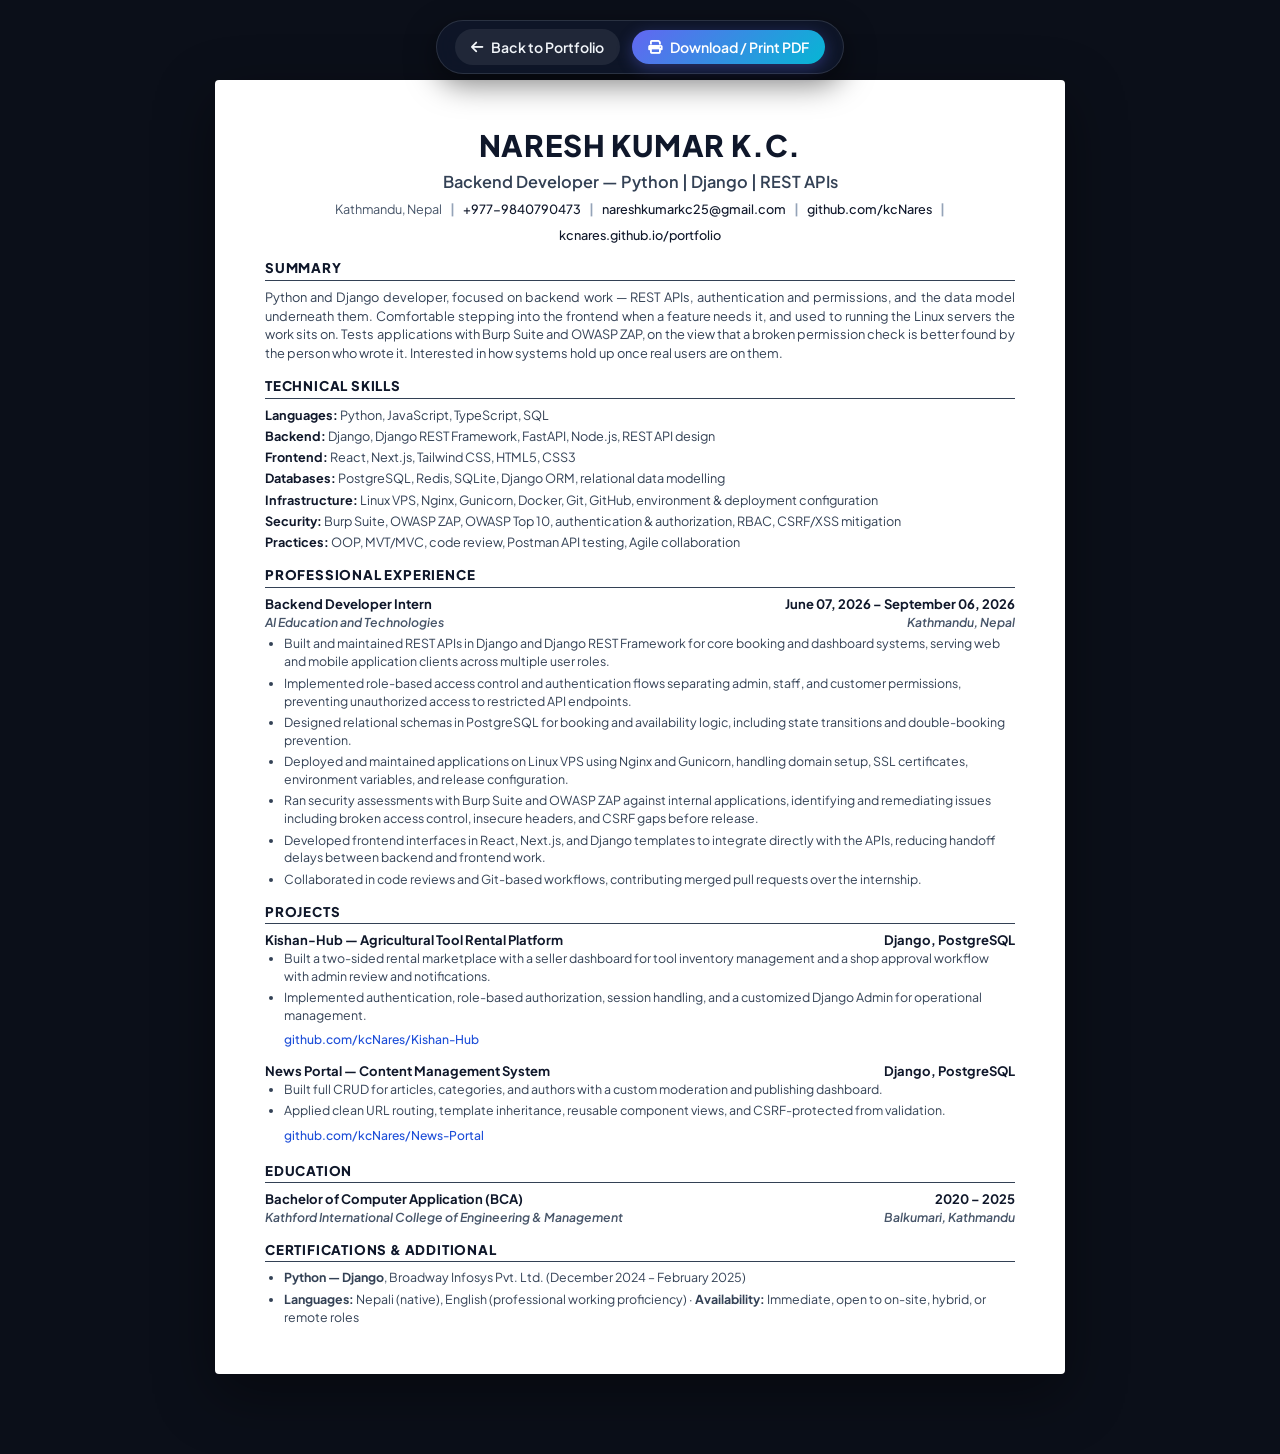
<file: resume/resume.html>
<!DOCTYPE html>
<html lang="en">
<head>
    <meta charset="UTF-8">
    <meta name="viewport" content="width=device-width, initial-scale=1.0">
    <title>Naresh Kumar K.C. - Resume | Backend Developer</title>
    <meta name="description" content="Resume of Naresh Kumar K.C. - Backend Developer specializing in Python, Django, DRF, PostgreSQL, Linux VPS, and OWASP security.">
    <link rel="stylesheet" href="../css/resume.css">
    <link rel="stylesheet" href="https://cdnjs.cloudflare.com/ajax/libs/font-awesome/6.4.0/css/all.min.css">
    <link rel="icon" type="image/jpeg" href="../images/logon.jpg">
</head>
<body>

    <!-- Floating Action Toolbar -->
    <div class="action-bar">
        <a href="../index.html" class="action-btn btn-back">
            <i class="fas fa-arrow-left"></i> Back to Portfolio
        </a>
        <button class="action-btn btn-print" onclick="window.print()">
            <i class="fas fa-print"></i> Download / Print PDF
        </button>
    </div>

    <!-- ATS-Optimized Resume Document Container -->
    <main class="resume-paper" id="resume-document">
        
        <!-- HEADER -->
        <header class="resume-header">
            <h1>NARESH KUMAR K.C.</h1>
            <p class="candidate-title">Backend Developer &mdash; Python | Django | REST APIs</p>
            <div class="contact-info-row">
                <span>Kathmandu, Nepal</span>
                <span class="separator">|</span>
                <a href="tel:+9779840790473">+977-9840790473</a>
                <span class="separator">|</span>
                <a href="mailto:nareshkumarkc25@gmail.com">nareshkumarkc25@gmail.com</a>
                <span class="separator">|</span>
                <a href="https://github.com/kcNares" target="_blank">github.com/kcNares</a>
                <span class="separator">|</span>
                <a href="https://kcnares.github.io/portfolio" target="_blank">kcnares.github.io/portfolio</a>
            </div>
        </header>

        <!-- SUMMARY -->
        <section class="resume-section">
            <h2 class="section-heading">SUMMARY</h2>
            <p class="summary-paragraph">
                Python and Django developer, focused on backend work &mdash; REST APIs, authentication and permissions, and the data model underneath them. Comfortable stepping into the frontend when a feature needs it, and used to running the Linux servers the work sits on. Tests applications with Burp Suite and OWASP ZAP, on the view that a broken permission check is better found by the person who wrote it. Interested in how systems hold up once real users are on them.
            </p>
        </section>

        <!-- TECHNICAL SKILLS -->
        <section class="resume-section">
            <h2 class="section-heading">TECHNICAL SKILLS</h2>
            <div class="skills-container">
                <div class="skill-row">
                    <strong>Languages:</strong> Python, JavaScript, TypeScript, SQL
                </div>
                <div class="skill-row">
                    <strong>Backend:</strong> Django, Django REST Framework, FastAPI, Node.js, REST API design
                </div>
                <div class="skill-row">
                    <strong>Frontend:</strong> React, Next.js, Tailwind CSS, HTML5, CSS3
                </div>
                <div class="skill-row">
                    <strong>Databases:</strong> PostgreSQL, Redis, SQLite, Django ORM, relational data modelling
                </div>
                <div class="skill-row">
                    <strong>Infrastructure:</strong> Linux VPS, Nginx, Gunicorn, Docker, Git, GitHub, environment &amp; deployment configuration
                </div>
                <div class="skill-row">
                    <strong>Security:</strong> Burp Suite, OWASP ZAP, OWASP Top 10, authentication &amp; authorization, RBAC, CSRF/XSS mitigation
                </div>
                <div class="skill-row">
                    <strong>Practices:</strong> OOP, MVT/MVC, code review, Postman API testing, Agile collaboration
                </div>
            </div>
        </section>

        <!-- PROFESSIONAL EXPERIENCE -->
        <section class="resume-section">
            <h2 class="section-heading">PROFESSIONAL EXPERIENCE</h2>
            
            <div class="entry-block">
                <div class="entry-header">
                    <span>Backend Developer Intern</span>
                    <span>June 07, 2026 – September 06, 2026</span>
                </div>
                <div class="entry-sub-header">
                    <span>AI Education and Technologies</span>
                    <span>Kathmandu, Nepal</span>
                </div>
                <ul class="entry-bullets">
                    <li>Built and maintained REST APIs in Django and Django REST Framework for core booking and dashboard systems, serving web and mobile application clients across multiple user roles.</li>
                    <li>Implemented role-based access control and authentication flows separating admin, staff, and customer permissions, preventing unauthorized access to restricted API endpoints.</li>
                    <li>Designed relational schemas in PostgreSQL for booking and availability logic, including state transitions and double-booking prevention.</li>
                    <li>Deployed and maintained applications on Linux VPS using Nginx and Gunicorn, handling domain setup, SSL certificates, environment variables, and release configuration.</li>
                    <li>Ran security assessments with Burp Suite and OWASP ZAP against internal applications, identifying and remediating issues including broken access control, insecure headers, and CSRF gaps before release.</li>
                    <li>Developed frontend interfaces in React, Next.js, and Django templates to integrate directly with the APIs, reducing handoff delays between backend and frontend work.</li>
                    <li>Collaborated in code reviews and Git-based workflows, contributing merged pull requests over the internship.</li>
                </ul>
            </div>
        </section>

        <!-- PROJECTS -->
        <section class="resume-section">
            <h2 class="section-heading">PROJECTS</h2>

            <!-- Project 1 -->
            <div class="entry-block">
                <div class="entry-header">
                    <span>Kishan-Hub — Agricultural Tool Rental Platform</span>
                    <span>Django, PostgreSQL</span>
                </div>
                <ul class="entry-bullets">
                    <li>Built a two-sided rental marketplace with a seller dashboard for tool inventory management and a shop approval workflow with admin review and notifications.</li>
                    <li>Implemented authentication, role-based authorization, session handling, and a customized Django Admin for operational management.</li>
                </ul>
                <a href="https://github.com/kcNares/Kishan-Hub" target="_blank" class="project-repo-link">
                    github.com/kcNares/Kishan-Hub
                </a>
            </div>

            <!-- Project 2 -->
            <div class="entry-block">
                <div class="entry-header">
                    <span>News Portal — Content Management System</span>
                    <span>Django, PostgreSQL</span>
                </div>
                <ul class="entry-bullets">
                    <li>Built full CRUD for articles, categories, and authors with a custom moderation and publishing dashboard.</li>
                    <li>Applied clean URL routing, template inheritance, reusable component views, and CSRF-protected from validation.</li>
                </ul>
                <a href="https://github.com/kcNares/News-Portal" target="_blank" class="project-repo-link">
                    github.com/kcNares/News-Portal
                </a>
            </div>
        </section>

        <!-- EDUCATION -->
        <section class="resume-section">
            <h2 class="section-heading">EDUCATION</h2>
            
            <div class="entry-block">
                <div class="entry-header">
                    <span>Bachelor of Computer Application (BCA)</span>
                    <span>2020 – 2025</span>
                </div>
                <div class="entry-sub-header">
                    <span>Kathford International College of Engineering &amp; Management</span>
                    <span>Balkumari, Kathmandu</span>
                </div>
            </div>
        </section>

        <!-- CERTIFICATIONS & ADDITIONAL -->
        <section class="resume-section" style="margin-bottom: 0;">
            <h2 class="section-heading">CERTIFICATIONS &amp; ADDITIONAL</h2>
            <ul class="entry-bullets">
                <li><strong>Python — Django</strong>, Broadway Infosys Pvt. Ltd. (December 2024 – February 2025)</li>
                <li><strong>Languages:</strong> Nepali (native), English (professional working proficiency) &middot; <strong>Availability:</strong> Immediate, open to on-site, hybrid, or remote roles</li>
            </ul>
        </section>

    </main>

    <!-- Auto-Print Handler Script for ?print=true parameter -->
    <script>
        window.addEventListener('DOMContentLoaded', () => {
            const urlParams = new URLSearchParams(window.location.search);
            if (urlParams.get('print') === 'true') {
                setTimeout(() => {
                    window.print();
                }, 400);
            }
        });
    </script>
</body>
</html>
</file>
<file: css/style.css>
/* ==========================================================================
   NARESH KUMAR K.C. - MODERN PORTFOLIO DESIGN SYSTEM
   ========================================================================== */

/* ===== FONTS & CSS VARIABLES ===== */
@import url('https://fonts.googleapis.com/css2?family=JetBrains+Mono:ital,wght@0,300;0,400;0,500;0,600;0,700;1,400&family=Plus+Jakarta+Sans:wght@300;400;500;600;700;800&display=swap');

:root {
    /* Color Palette */
    --bg-main: #080c14;
    --bg-secondary: #0d1322;
    --bg-card: rgba(17, 24, 39, 0.72);
    --bg-card-hover: rgba(26, 36, 56, 0.85);
    --bg-card-solid: #111827;
    --bg-surface: #1e293b;
    --bg-glass: rgba(15, 23, 42, 0.65);
    
    /* Brand Accents */
    --primary: #6366f1;
    --primary-light: #818cf8;
    --primary-dark: #4f46e5;
    --primary-glow: rgba(99, 102, 241, 0.35);
    
    --accent-cyan: #06b6d4;
    --accent-cyan-glow: rgba(6, 182, 212, 0.3);
    
    --accent-emerald: #10b981;
    --accent-emerald-glow: rgba(16, 185, 129, 0.3);

    --accent-rose: #f43f5e;
    --accent-rose-glow: rgba(244, 63, 94, 0.25);

    --accent-amber: #f59e0b;
    
    /* Text Colors */
    --text-primary: #f8fafc;
    --text-secondary: #cbd5e1;
    --text-muted: #94a3b8;
    --text-dim: #64748b;
    
    /* Borders & Dividers */
    --border-subtle: rgba(255, 255, 255, 0.08);
    --border-hover: rgba(99, 102, 241, 0.4);
    --border-accent: rgba(6, 182, 212, 0.3);
    
    /* Gradients */
    --gradient-brand: linear-gradient(135deg, #6366f1 0%, #06b6d4 100%);
    --gradient-accent: linear-gradient(135deg, #818cf8 0%, #34d399 100%);
    --gradient-dark: linear-gradient(180deg, rgba(13, 19, 34, 0.9) 0%, rgba(8, 12, 20, 0.98) 100%);
    --gradient-glow: radial-gradient(circle, rgba(99, 102, 241, 0.15) 0%, transparent 70%);
    
    /* Shadows */
    --shadow-sm: 0 2px 8px rgba(0, 0, 0, 0.3);
    --shadow-md: 0 8px 24px rgba(0, 0, 0, 0.4);
    --shadow-lg: 0 16px 48px rgba(0, 0, 0, 0.5);
    --shadow-glow: 0 0 30px var(--primary-glow);
    
    /* Transitions */
    --transition-fast: 0.18s cubic-bezier(0.4, 0, 0.2, 1);
    --transition-normal: 0.28s cubic-bezier(0.4, 0, 0.2, 1);
    --transition-smooth: 0.4s cubic-bezier(0.16, 1, 0.3, 1);
    
    /* Layout */
    --radius-sm: 8px;
    --radius-md: 14px;
    --radius-lg: 20px;
    --radius-full: 9999px;
    --container-max: 1220px;
}

/* ===== RESET & GLOBAL STYLES ===== */
*, *::before, *::after {
    margin: 0;
    padding: 0;
    box-sizing: border-box;
}

html {
    scroll-behavior: smooth;
    font-size: 16px;
    scrollbar-width: thin;
    scrollbar-color: var(--primary-dark) var(--bg-main);
}

body {
    font-family: 'Plus Jakarta Sans', -apple-system, BlinkMacSystemFont, 'Segoe UI', Roboto, sans-serif;
    background-color: var(--bg-main);
    color: var(--text-primary);
    line-height: 1.65;
    overflow-x: hidden;
    position: relative;
    min-height: 100vh;
    -webkit-font-smoothing: antialiased;
}

/* Custom Scrollbar */
::-webkit-scrollbar {
    width: 8px;
}
::-webkit-scrollbar-track {
    background: var(--bg-main);
}
::-webkit-scrollbar-thumb {
    background: #1e293b;
    border-radius: 4px;
    border: 1px solid var(--border-subtle);
}
::-webkit-scrollbar-thumb:hover {
    background: var(--primary-dark);
}

/* Global Ambient Background Glows */
body::before {
    content: '';
    position: fixed;
    top: -150px;
    left: -150px;
    width: 600px;
    height: 600px;
    background: radial-gradient(circle, rgba(99, 102, 241, 0.12) 0%, transparent 70%);
    border-radius: 50%;
    pointer-events: none;
    z-index: 0;
}

body::after {
    content: '';
    position: fixed;
    bottom: -150px;
    right: -150px;
    width: 700px;
    height: 700px;
    background: radial-gradient(circle, rgba(6, 182, 212, 0.09) 0%, transparent 70%);
    border-radius: 50%;
    pointer-events: none;
    z-index: 0;
}

/* Typography Helpers */
h1, h2, h3, h4, h5, h6 {
    font-family: 'Plus Jakarta Sans', sans-serif;
    color: var(--text-primary);
    font-weight: 700;
    line-height: 1.25;
}

p {
    color: var(--text-secondary);
}

a {
    text-decoration: none;
    color: inherit;
    transition: var(--transition-normal);
}

code, pre, .mono {
    font-family: 'JetBrains Mono', monospace;
}

.container {
    max-width: var(--container-max);
    margin: 0 auto;
    padding: 0 24px;
    position: relative;
    z-index: 1;
}

/* Section Header */
.section-header {
    text-align: center;
    max-width: 680px;
    margin: 0 auto 50px;
}

.section-tag {
    display: inline-flex;
    align-items: center;
    gap: 8px;
    padding: 6px 16px;
    background: rgba(99, 102, 241, 0.1);
    border: 1px solid rgba(99, 102, 241, 0.25);
    border-radius: var(--radius-full);
    font-size: 0.82rem;
    font-weight: 600;
    color: var(--primary-light);
    letter-spacing: 1px;
    text-transform: uppercase;
    margin-bottom: 16px;
}

.section-title {
    font-size: 2.35rem;
    font-weight: 800;
    letter-spacing: -0.02em;
    margin-bottom: 14px;
    background: linear-gradient(135deg, #ffffff 0%, #cbd5e1 100%);
    -webkit-background-clip: text;
    -webkit-text-fill-color: transparent;
    background-clip: text;
}

.section-subtitle {
    color: var(--text-muted);
    font-size: 1.05rem;
    line-height: 1.6;
}

/* Gradient Text */
.gradient-text {
    background: var(--gradient-brand);
    -webkit-background-clip: text;
    -webkit-text-fill-color: transparent;
    background-clip: text;
}

/* ===== BUTTONS ===== */
.btn {
    display: inline-flex;
    align-items: center;
    justify-content: center;
    gap: 10px;
    padding: 12px 26px;
    font-size: 0.95rem;
    font-weight: 600;
    border-radius: var(--radius-md);
    cursor: pointer;
    transition: var(--transition-normal);
    border: 1px solid transparent;
    white-space: nowrap;
}

.btn-primary {
    background: var(--gradient-brand);
    color: #ffffff;
    box-shadow: 0 4px 20px var(--primary-glow);
}

.btn-primary:hover {
    transform: translateY(-2px);
    box-shadow: 0 8px 30px rgba(99, 102, 241, 0.5);
    color: #ffffff;
}

.btn-secondary {
    background: rgba(255, 255, 255, 0.05);
    color: var(--text-primary);
    border: 1px solid var(--border-subtle);
    backdrop-filter: blur(10px);
}

.btn-secondary:hover {
    background: rgba(255, 255, 255, 0.1);
    border-color: rgba(255, 255, 255, 0.2);
    transform: translateY(-2px);
    color: #ffffff;
}

.btn-outline {
    background: transparent;
    color: var(--primary-light);
    border: 1px solid rgba(99, 102, 241, 0.35);
}

.btn-outline:hover {
    background: rgba(99, 102, 241, 0.12);
    border-color: var(--primary-light);
    transform: translateY(-2px);
}

.btn-resume {
    background: rgba(6, 182, 212, 0.12);
    color: #22d3ee;
    border: 1px solid rgba(6, 182, 212, 0.35);
}

.btn-resume:hover {
    background: rgba(6, 182, 212, 0.22);
    border-color: #22d3ee;
    box-shadow: 0 0 20px rgba(6, 182, 212, 0.25);
    transform: translateY(-2px);
}

.btn-sm {
    padding: 8px 16px;
    font-size: 0.85rem;
    border-radius: var(--radius-sm);
}

/* ===== NAVBAR ===== */
.navbar {
    position: fixed;
    top: 0;
    left: 0;
    width: 100%;
    z-index: 1000;
    padding: 18px 0;
    transition: var(--transition-normal);
}

.navbar.scrolled {
    padding: 12px 0;
    background: rgba(8, 12, 20, 0.82);
    backdrop-filter: blur(20px);
    -webkit-backdrop-filter: blur(20px);
    border-bottom: 1px solid var(--border-subtle);
    box-shadow: 0 10px 30px rgba(0, 0, 0, 0.4);
}

.nav-container {
    max-width: var(--container-max);
    margin: 0 auto;
    padding: 0 24px;
    display: flex;
    justify-content: space-between;
    align-items: center;
}

.nav-brand {
    display: flex;
    align-items: center;
    gap: 10px;
    font-size: 1.35rem;
    font-weight: 800;
    letter-spacing: -0.02em;
    color: var(--text-primary);
}

.nav-brand .brand-badge {
    background: var(--gradient-brand);
    color: white;
    font-size: 0.75rem;
    font-weight: 700;
    padding: 3px 8px;
    border-radius: 6px;
    font-family: 'JetBrains Mono', monospace;
}

.nav-brand span.dot {
    color: var(--accent-cyan);
}

.nav-menu {
    display: flex;
    align-items: center;
    gap: 28px;
    list-style: none;
}

.nav-link {
    color: var(--text-muted);
    font-size: 0.92rem;
    font-weight: 500;
    position: relative;
    padding: 6px 0;
    transition: var(--transition-fast);
}

.nav-link:hover,
.nav-link.active {
    color: var(--text-primary);
}

.nav-link.active::after {
    content: '';
    position: absolute;
    bottom: -2px;
    left: 0;
    width: 100%;
    height: 2px;
    background: var(--gradient-brand);
    border-radius: 2px;
}

.nav-cta {
    display: flex;
    align-items: center;
    gap: 12px;
}

.hamburger {
    display: none;
    cursor: pointer;
    background: none;
    border: none;
    padding: 8px;
    color: var(--text-primary);
    font-size: 1.4rem;
}

/* ===== HERO SECTION ===== */
.hero {
    min-height: 100vh;
    padding: 140px 0 80px;
    display: flex;
    align-items: center;
    position: relative;
}

.hero-grid {
    display: grid;
    grid-template-columns: 1.15fr 0.85fr;
    gap: 50px;
    align-items: center;
}

.hero-left {
    display: flex;
    flex-direction: column;
    align-items: flex-start;
}

.status-badge {
    display: inline-flex;
    align-items: center;
    gap: 10px;
    padding: 8px 18px;
    background: rgba(16, 185, 129, 0.08);
    border: 1px solid rgba(16, 185, 129, 0.25);
    border-radius: var(--radius-full);
    color: #6ee7b7;
    font-size: 0.85rem;
    font-weight: 600;
    margin-bottom: 24px;
}

.status-badge .ping-dot {
    width: 8px;
    height: 8px;
    background-color: var(--accent-emerald);
    border-radius: 50%;
    position: relative;
}

.status-badge .ping-dot::after {
    content: '';
    position: absolute;
    top: -4px;
    left: -4px;
    width: 16px;
    height: 16px;
    background: var(--accent-emerald);
    border-radius: 50%;
    opacity: 0.6;
    animation: ping 2s cubic-bezier(0, 0, 0.2, 1) infinite;
}

@keyframes ping {
    75%, 100% {
        transform: scale(2);
        opacity: 0;
    }
}

.hero-greeting {
    font-size: 1.15rem;
    font-weight: 500;
    color: var(--text-muted);
    margin-bottom: 8px;
}

.hero-name {
    font-size: 3.6rem;
    font-weight: 800;
    letter-spacing: -0.03em;
    line-height: 1.1;
    margin-bottom: 16px;
}

.hero-title-box {
    display: flex;
    align-items: center;
    gap: 10px;
    font-size: 1.45rem;
    font-weight: 600;
    color: var(--text-secondary);
    margin-bottom: 22px;
    min-height: 38px;
}

.typing-text {
    color: var(--accent-cyan);
    font-weight: 600;
}

.cursor-blink {
    color: var(--primary-light);
    animation: blink 1s infinite;
}

@keyframes blink {
    0%, 50% { opacity: 1; }
    51%, 100% { opacity: 0; }
}

.hero-bio {
    font-size: 1.05rem;
    color: var(--text-secondary);
    line-height: 1.75;
    margin-bottom: 32px;
    max-width: 580px;
}

.hero-bio strong {
    color: var(--text-primary);
    font-weight: 600;
}

.hero-actions {
    display: flex;
    flex-wrap: wrap;
    gap: 14px;
    margin-bottom: 36px;
}

.hero-social {
    display: flex;
    align-items: center;
    gap: 14px;
}

.social-icon-btn {
    width: 42px;
    height: 42px;
    border-radius: var(--radius-md);
    background: rgba(255, 255, 255, 0.04);
    border: 1px solid var(--border-subtle);
    display: flex;
    align-items: center;
    justify-content: center;
    color: var(--text-muted);
    font-size: 1.1rem;
    transition: var(--transition-normal);
}

.social-icon-btn:hover {
    background: rgba(99, 102, 241, 0.15);
    border-color: var(--primary-light);
    color: var(--primary-light);
    transform: translateY(-3px);
}

/* Terminal / Code Card on Hero Right */
.terminal-card {
    background: rgba(13, 19, 34, 0.85);
    border: 1px solid var(--border-subtle);
    border-radius: var(--radius-lg);
    box-shadow: 0 20px 50px rgba(0, 0, 0, 0.5), 0 0 30px rgba(99, 102, 241, 0.1);
    overflow: hidden;
    backdrop-filter: blur(16px);
    transition: var(--transition-normal);
}

.terminal-card:hover {
    border-color: rgba(99, 102, 241, 0.35);
    box-shadow: 0 25px 60px rgba(0, 0, 0, 0.6), 0 0 40px rgba(99, 102, 241, 0.2);
}

.terminal-header {
    background: rgba(8, 12, 20, 0.95);
    padding: 12px 18px;
    display: flex;
    align-items: center;
    justify-content: space-between;
    border-bottom: 1px solid var(--border-subtle);
}

.terminal-dots {
    display: flex;
    gap: 8px;
}

.terminal-dots span {
    width: 12px;
    height: 12px;
    border-radius: 50%;
}
.dot-red { background: #ef4444; }
.dot-yellow { background: #f59e0b; }
.dot-green { background: #10b981; }

.terminal-title {
    font-family: 'JetBrains Mono', monospace;
    font-size: 0.8rem;
    color: var(--text-dim);
}

.terminal-body {
    padding: 22px;
    font-family: 'JetBrains Mono', monospace;
    font-size: 0.84rem;
    line-height: 1.7;
    color: var(--text-secondary);
    overflow-x: auto;
}

.code-keyword { color: #f43f5e; font-weight: 600; }
.code-fn { color: #38bdf8; font-weight: 500; }
.code-class { color: #fbbf24; font-weight: 600; }
.code-str { color: #34d399; }
.code-comment { color: #64748b; font-style: italic; }
.code-prop { color: #a78bfa; }

.terminal-footer-stats {
    display: grid;
    grid-template-columns: repeat(3, 1fr);
    background: rgba(8, 12, 20, 0.6);
    border-top: 1px solid var(--border-subtle);
    padding: 14px 18px;
    text-align: center;
}

.stat-item .stat-val {
    display: block;
    font-size: 1.25rem;
    font-weight: 700;
    color: var(--text-primary);
    font-family: 'JetBrains Mono', monospace;
}

.stat-item .stat-label {
    font-size: 0.72rem;
    color: var(--text-dim);
    text-transform: uppercase;
    letter-spacing: 0.5px;
}

/* ===== ABOUT SECTION ===== */
.about-section {
    padding: 100px 0;
    position: relative;
}

.about-grid {
    display: grid;
    grid-template-columns: 1fr 1fr;
    gap: 40px;
    align-items: stretch;
}

.about-text-card {
    background: var(--bg-card);
    border: 1px solid var(--border-subtle);
    border-radius: var(--radius-lg);
    padding: 36px;
    backdrop-filter: blur(16px);
}

.about-text-card h3 {
    font-size: 1.5rem;
    margin-bottom: 16px;
    display: flex;
    align-items: center;
    gap: 12px;
}

.about-text-card p {
    font-size: 1rem;
    line-height: 1.8;
    color: var(--text-secondary);
    margin-bottom: 20px;
}

.key-highlights-list {
    list-style: none;
    margin-top: 24px;
    display: flex;
    flex-direction: column;
    gap: 14px;
}

.key-highlights-list li {
    display: flex;
    align-items: flex-start;
    gap: 12px;
    font-size: 0.95rem;
    color: var(--text-secondary);
}

.key-highlights-list li i {
    color: var(--accent-cyan);
    margin-top: 4px;
    font-size: 0.95rem;
}

.about-cards-column {
    display: flex;
    flex-direction: column;
    gap: 20px;
}

.feature-mini-card {
    background: var(--bg-card);
    border: 1px solid var(--border-subtle);
    border-radius: var(--radius-md);
    padding: 22px;
    display: flex;
    gap: 18px;
    transition: var(--transition-normal);
}

.feature-mini-card:hover {
    border-color: var(--border-hover);
    transform: translateY(-3px);
    background: var(--bg-card-hover);
}

.feature-icon-box {
    width: 48px;
    height: 48px;
    border-radius: var(--radius-sm);
    background: rgba(99, 102, 241, 0.12);
    border: 1px solid rgba(99, 102, 241, 0.25);
    display: flex;
    align-items: center;
    justify-content: center;
    color: var(--primary-light);
    font-size: 1.25rem;
    flex-shrink: 0;
}

.feature-mini-card h4 {
    font-size: 1.1rem;
    margin-bottom: 6px;
}

.feature-mini-card p {
    font-size: 0.9rem;
    color: var(--text-muted);
    line-height: 1.55;
}

/* ===== EXPERIENCE SECTION ===== */
.experience-section {
    padding: 100px 0;
    position: relative;
    background: linear-gradient(180deg, var(--bg-main) 0%, var(--bg-secondary) 50%, var(--bg-main) 100%);
}

.experience-card-main {
    background: var(--bg-card);
    border: 1px solid var(--border-subtle);
    border-radius: var(--radius-lg);
    padding: 40px;
    backdrop-filter: blur(16px);
    position: relative;
    overflow: hidden;
    transition: var(--transition-normal);
}

.experience-card-main:hover {
    border-color: rgba(99, 102, 241, 0.35);
    box-shadow: 0 20px 40px rgba(0, 0, 0, 0.4);
}

.experience-card-main::before {
    content: '';
    position: absolute;
    top: 0;
    left: 0;
    width: 4px;
    height: 100%;
    background: var(--gradient-brand);
}

.exp-header {
    display: flex;
    justify-content: space-between;
    align-items: flex-start;
    flex-wrap: wrap;
    gap: 16px;
    margin-bottom: 24px;
    padding-bottom: 20px;
    border-bottom: 1px solid var(--border-subtle);
}

.exp-role-title {
    font-size: 1.55rem;
    font-weight: 700;
    color: var(--text-primary);
    margin-bottom: 6px;
}

.exp-company {
    font-size: 1.15rem;
    font-weight: 600;
    color: var(--accent-cyan);
    display: flex;
    align-items: center;
    gap: 8px;
}

.exp-meta-badges {
    display: flex;
    flex-wrap: wrap;
    gap: 10px;
}

.meta-pill {
    display: inline-flex;
    align-items: center;
    gap: 6px;
    padding: 6px 14px;
    border-radius: var(--radius-full);
    font-size: 0.84rem;
    font-weight: 500;
    background: rgba(255, 255, 255, 0.04);
    border: 1px solid var(--border-subtle);
    color: var(--text-muted);
}

.meta-pill.primary {
    background: rgba(99, 102, 241, 0.12);
    border-color: rgba(99, 102, 241, 0.3);
    color: var(--primary-light);
    font-weight: 600;
}

.exp-bullet-list {
    list-style: none;
    display: flex;
    flex-direction: column;
    gap: 16px;
    margin-bottom: 30px;
}

.exp-bullet-list li {
    display: flex;
    align-items: flex-start;
    gap: 14px;
    font-size: 0.96rem;
    color: var(--text-secondary);
    line-height: 1.7;
}

.exp-bullet-list li i {
    color: var(--accent-emerald);
    font-size: 0.9rem;
    margin-top: 5px;
    flex-shrink: 0;
}

.exp-tech-tags {
    display: flex;
    flex-wrap: wrap;
    gap: 8px;
    padding-top: 20px;
    border-top: 1px dashed var(--border-subtle);
}

.tech-tag-chip {
    padding: 5px 12px;
    background: rgba(15, 23, 42, 0.9);
    border: 1px solid var(--border-subtle);
    border-radius: var(--radius-sm);
    font-size: 0.8rem;
    font-family: 'JetBrains Mono', monospace;
    color: var(--text-muted);
}

/* ===== SKILLS SECTION ===== */
.skills-section {
    padding: 100px 0;
    position: relative;
}

.skills-grid {
    display: grid;
    grid-template-columns: repeat(auto-fit, minmax(360px, 1fr));
    gap: 24px;
}

.skill-category-card {
    background: var(--bg-card);
    border: 1px solid var(--border-subtle);
    border-radius: var(--radius-lg);
    padding: 28px;
    backdrop-filter: blur(16px);
    transition: var(--transition-normal);
}

.skill-category-card:hover {
    border-color: var(--border-hover);
    transform: translateY(-4px);
    box-shadow: 0 16px 36px rgba(0, 0, 0, 0.4);
}

.category-card-header {
    display: flex;
    align-items: center;
    gap: 14px;
    margin-bottom: 20px;
}

.category-icon-wrap {
    width: 44px;
    height: 44px;
    border-radius: var(--radius-sm);
    display: flex;
    align-items: center;
    justify-content: center;
    font-size: 1.2rem;
}

.icon-backend { background: rgba(99, 102, 241, 0.15); color: var(--primary-light); }
.icon-lang { background: rgba(245, 158, 11, 0.15); color: #fbbf24; }
.icon-db { background: rgba(6, 182, 212, 0.15); color: var(--accent-cyan); }
.icon-infra { background: rgba(16, 185, 129, 0.15); color: var(--accent-emerald); }
.icon-sec { background: rgba(239, 68, 68, 0.15); color: #f87171; }
.icon-prac { background: rgba(168, 85, 247, 0.15); color: #c084fc; }

.category-card-header h3 {
    font-size: 1.2rem;
    font-weight: 700;
}

.skill-pills-wrap {
    display: flex;
    flex-wrap: wrap;
    gap: 8px;
}

.skill-pill {
    display: inline-flex;
    align-items: center;
    gap: 8px;
    padding: 7px 14px;
    background: rgba(255, 255, 255, 0.03);
    border: 1px solid var(--border-subtle);
    border-radius: var(--radius-sm);
    font-size: 0.86rem;
    font-weight: 500;
    color: var(--text-secondary);
    transition: var(--transition-fast);
}

.skill-pill:hover {
    background: rgba(99, 102, 241, 0.12);
    border-color: rgba(99, 102, 241, 0.35);
    color: #ffffff;
    transform: translateY(-2px);
}

.skill-pill i {
    font-size: 0.9rem;
    color: var(--primary-light);
}

/* ===== PROJECTS SECTION ===== */
.projects-section {
    padding: 100px 0;
    position: relative;
    background: linear-gradient(180deg, var(--bg-main) 0%, var(--bg-secondary) 50%, var(--bg-main) 100%);
}

.projects-grid {
    display: grid;
    grid-template-columns: repeat(auto-fit, minmax(500px, 1fr));
    gap: 32px;
}

.project-card {
    background: var(--bg-card);
    border: 1px solid var(--border-subtle);
    border-radius: var(--radius-lg);
    padding: 34px;
    backdrop-filter: blur(16px);
    display: flex;
    flex-direction: column;
    justify-content: space-between;
    transition: var(--transition-normal);
    position: relative;
    overflow: hidden;
}

.project-card:hover {
    border-color: rgba(99, 102, 241, 0.4);
    transform: translateY(-5px);
    box-shadow: 0 20px 48px rgba(0, 0, 0, 0.5), 0 0 30px rgba(99, 102, 241, 0.12);
}

.project-top {
    display: flex;
    justify-content: space-between;
    align-items: flex-start;
    margin-bottom: 20px;
}

.project-badge-type {
    display: inline-flex;
    align-items: center;
    gap: 6px;
    font-size: 0.78rem;
    font-weight: 600;
    text-transform: uppercase;
    letter-spacing: 0.8px;
    color: var(--accent-cyan);
    background: rgba(6, 182, 212, 0.1);
    padding: 4px 12px;
    border-radius: var(--radius-full);
    border: 1px solid rgba(6, 182, 212, 0.25);
}

.project-links-top {
    display: flex;
    gap: 10px;
}

.icon-link-btn {
    width: 38px;
    height: 38px;
    border-radius: var(--radius-sm);
    background: rgba(255, 255, 255, 0.04);
    border: 1px solid var(--border-subtle);
    display: flex;
    align-items: center;
    justify-content: center;
    color: var(--text-muted);
    font-size: 1.1rem;
    transition: var(--transition-fast);
}

.icon-link-btn:hover {
    background: rgba(99, 102, 241, 0.2);
    border-color: var(--primary-light);
    color: #ffffff;
    transform: scale(1.08);
}

.project-title {
    font-size: 1.5rem;
    font-weight: 700;
    margin-bottom: 12px;
    color: var(--text-primary);
}

.project-desc {
    font-size: 0.96rem;
    line-height: 1.7;
    color: var(--text-secondary);
    margin-bottom: 20px;
}

.project-feature-bullets {
    list-style: none;
    display: flex;
    flex-direction: column;
    gap: 10px;
    margin-bottom: 26px;
}

.project-feature-bullets li {
    display: flex;
    align-items: flex-start;
    gap: 10px;
    font-size: 0.88rem;
    color: var(--text-muted);
    line-height: 1.55;
}

.project-feature-bullets li i {
    color: var(--primary-light);
    font-size: 0.8rem;
    margin-top: 4px;
}

.project-tech-stack {
    display: flex;
    flex-wrap: wrap;
    gap: 8px;
    padding-top: 18px;
    border-top: 1px solid var(--border-subtle);
}

.tech-tag {
    font-size: 0.78rem;
    font-family: 'JetBrains Mono', monospace;
    font-weight: 500;
    color: var(--accent-cyan);
    background: rgba(6, 182, 212, 0.08);
    border: 1px solid rgba(6, 182, 212, 0.2);
    padding: 4px 10px;
    border-radius: 6px;
}

/* GitHub Profile CTA Banner */
.github-banner {
    margin-top: 50px;
    background: var(--bg-card);
    border: 1px solid var(--border-subtle);
    border-radius: var(--radius-lg);
    padding: 30px;
    display: flex;
    align-items: center;
    justify-content: space-between;
    flex-wrap: wrap;
    gap: 20px;
}

.github-banner-info {
    display: flex;
    align-items: center;
    gap: 18px;
}

.github-banner-info i {
    font-size: 2.2rem;
    color: var(--text-primary);
}

.github-banner-info h4 {
    font-size: 1.25rem;
    margin-bottom: 4px;
}

.github-banner-info p {
    font-size: 0.9rem;
    color: var(--text-muted);
}

/* ===== EDUCATION & CERTIFICATION SECTION ===== */
.education-section {
    padding: 100px 0;
    position: relative;
}

.education-grid {
    display: grid;
    grid-template-columns: 1fr 1fr;
    gap: 32px;
}

.edu-card {
    background: var(--bg-card);
    border: 1px solid var(--border-subtle);
    border-radius: var(--radius-lg);
    padding: 32px;
    backdrop-filter: blur(16px);
    display: flex;
    gap: 20px;
    transition: var(--transition-normal);
}

.edu-card:hover {
    border-color: var(--border-hover);
    transform: translateY(-3px);
}

.edu-icon-wrap {
    width: 52px;
    height: 52px;
    border-radius: var(--radius-md);
    background: rgba(99, 102, 241, 0.12);
    border: 1px solid rgba(99, 102, 241, 0.3);
    display: flex;
    align-items: center;
    justify-content: center;
    color: var(--primary-light);
    font-size: 1.4rem;
    flex-shrink: 0;
}

.edu-body h3 {
    font-size: 1.25rem;
    margin-bottom: 6px;
}

.edu-institution {
    font-size: 0.98rem;
    color: var(--accent-cyan);
    font-weight: 600;
    margin-bottom: 10px;
}

.edu-meta {
    display: flex;
    align-items: center;
    gap: 16px;
    font-size: 0.85rem;
    color: var(--text-dim);
    margin-bottom: 14px;
}

.edu-meta span {
    display: flex;
    align-items: center;
    gap: 6px;
}

.edu-body p {
    font-size: 0.92rem;
    color: var(--text-secondary);
    line-height: 1.6;
}

/* ===== RESUME PREVIEW & CTA SECTION ===== */
.resume-section {
    padding: 100px 0;
    position: relative;
    background: linear-gradient(180deg, var(--bg-main) 0%, var(--bg-secondary) 50%, var(--bg-main) 100%);
}

.resume-showcase-box {
    background: var(--bg-card);
    border: 1px solid rgba(99, 102, 241, 0.3);
    border-radius: var(--radius-lg);
    padding: 44px;
    box-shadow: 0 20px 60px rgba(0, 0, 0, 0.5), 0 0 40px rgba(99, 102, 241, 0.15);
    backdrop-filter: blur(20px);
}

.resume-showcase-grid {
    display: grid;
    grid-template-columns: 1.2fr 0.8fr;
    gap: 40px;
    align-items: center;
}

.resume-info-left h3 {
    font-size: 1.85rem;
    margin-bottom: 14px;
}

.resume-info-left p {
    font-size: 1.02rem;
    color: var(--text-secondary);
    line-height: 1.7;
    margin-bottom: 24px;
}

.resume-feature-pills {
    display: flex;
    flex-wrap: wrap;
    gap: 10px;
    margin-bottom: 30px;
}

.resume-feature-pill {
    display: inline-flex;
    align-items: center;
    gap: 8px;
    padding: 6px 14px;
    background: rgba(255, 255, 255, 0.04);
    border: 1px solid var(--border-subtle);
    border-radius: var(--radius-full);
    font-size: 0.84rem;
    color: var(--text-secondary);
}

.resume-feature-pill i {
    color: var(--accent-emerald);
}

.resume-actions-group {
    display: flex;
    flex-wrap: wrap;
    gap: 14px;
}

/* Resume Paper Snippet Preview */
.resume-paper-preview {
    background: #ffffff;
    color: #1e293b;
    border-radius: var(--radius-md);
    padding: 24px;
    box-shadow: 0 15px 40px rgba(0, 0, 0, 0.3);
    font-size: 0.72rem;
    line-height: 1.45;
    position: relative;
    cursor: pointer;
    transition: var(--transition-normal);
    user-select: none;
    max-height: 380px;
    overflow: hidden;
}

.resume-paper-preview:hover {
    transform: translateY(-4px) scale(1.01);
    box-shadow: 0 20px 50px rgba(99, 102, 241, 0.3);
}

.resume-paper-preview::after {
    content: '';
    position: absolute;
    bottom: 0;
    left: 0;
    width: 100%;
    height: 100px;
    background: linear-gradient(180deg, transparent 0%, rgba(255, 255, 255, 0.95) 80%, #ffffff 100%);
}

.paper-overlay-btn {
    position: absolute;
    bottom: 20px;
    left: 50%;
    transform: translateX(-50%);
    z-index: 2;
    box-shadow: 0 4px 20px rgba(0, 0, 0, 0.25);
}

.paper-header {
    text-align: center;
    border-bottom: 2px solid #0f172a;
    padding-bottom: 8px;
    margin-bottom: 10px;
}

.paper-header h4 {
    font-size: 0.95rem;
    font-weight: 800;
    color: #0f172a;
    letter-spacing: 0.5px;
}

.paper-header .paper-subtitle {
    font-weight: 600;
    color: #334155;
    font-size: 0.72rem;
}

.paper-section-title {
    font-size: 0.75rem;
    font-weight: 700;
    text-transform: uppercase;
    border-bottom: 1px solid #94a3b8;
    color: #0f172a;
    margin: 8px 0 4px;
    letter-spacing: 0.5px;
}

/* ===== CONTACT SECTION ===== */
.contact-section {
    padding: 100px 0;
    position: relative;
}

.contact-grid {
    display: grid;
    grid-template-columns: 0.9fr 1.1fr;
    gap: 40px;
}

.contact-info-cards {
    display: flex;
    flex-direction: column;
    gap: 16px;
}

.contact-card-item {
    background: var(--bg-card);
    border: 1px solid var(--border-subtle);
    border-radius: var(--radius-md);
    padding: 20px 24px;
    display: flex;
    align-items: center;
    justify-content: space-between;
    transition: var(--transition-normal);
}

.contact-card-item:hover {
    border-color: var(--border-hover);
    transform: translateX(4px);
    background: var(--bg-card-hover);
}

.contact-card-left {
    display: flex;
    align-items: center;
    gap: 16px;
}

.contact-card-icon {
    width: 44px;
    height: 44px;
    border-radius: var(--radius-sm);
    background: rgba(99, 102, 241, 0.12);
    border: 1px solid rgba(99, 102, 241, 0.25);
    display: flex;
    align-items: center;
    justify-content: center;
    color: var(--primary-light);
    font-size: 1.15rem;
}

.contact-card-text h4 {
    font-size: 0.85rem;
    color: var(--text-dim);
    text-transform: uppercase;
    letter-spacing: 0.5px;
    margin-bottom: 2px;
}

.contact-card-text p, 
.contact-card-text a {
    font-size: 0.98rem;
    font-weight: 600;
    color: var(--text-primary);
}

.copy-btn {
    background: rgba(255, 255, 255, 0.05);
    border: 1px solid var(--border-subtle);
    color: var(--text-muted);
    width: 36px;
    height: 36px;
    border-radius: var(--radius-sm);
    display: flex;
    align-items: center;
    justify-content: center;
    cursor: pointer;
    transition: var(--transition-fast);
    position: relative;
}

.copy-btn:hover {
    background: rgba(99, 102, 241, 0.2);
    border-color: var(--primary-light);
    color: #ffffff;
}

/* Contact Form */
.contact-form-card {
    background: var(--bg-card);
    border: 1px solid var(--border-subtle);
    border-radius: var(--radius-lg);
    padding: 36px;
    backdrop-filter: blur(16px);
}

.contact-form-card h3 {
    font-size: 1.45rem;
    margin-bottom: 8px;
}

.contact-form-card p {
    font-size: 0.94rem;
    color: var(--text-muted);
    margin-bottom: 24px;
}

.form-group {
    margin-bottom: 20px;
}

.form-label {
    display: block;
    font-size: 0.84rem;
    font-weight: 600;
    color: var(--text-secondary);
    margin-bottom: 8px;
}

.form-input, .form-textarea {
    width: 100%;
    padding: 12px 16px;
    background: rgba(8, 12, 20, 0.8);
    border: 1px solid var(--border-subtle);
    border-radius: var(--radius-sm);
    color: var(--text-primary);
    font-family: inherit;
    font-size: 0.95rem;
    transition: var(--transition-fast);
}

.form-input:focus, .form-textarea:focus {
    outline: none;
    border-color: var(--primary-light);
    box-shadow: 0 0 0 3px rgba(99, 102, 241, 0.2);
    background: rgba(13, 19, 34, 0.95);
}

.form-textarea {
    resize: vertical;
    min-height: 120px;
}

.form-input.invalid, .form-textarea.invalid {
    border-color: var(--accent-rose);
    box-shadow: 0 0 0 3px var(--accent-rose-glow);
}

.field-error {
    display: block;
    min-height: 18px;
    margin-top: 6px;
    font-size: 0.78rem;
    color: var(--accent-rose);
}

/* ===== FOOTER ===== */
.footer {
    padding: 50px 0 30px;
    border-top: 1px solid var(--border-subtle);
    background: var(--bg-main);
}

.footer-content {
    display: flex;
    justify-content: space-between;
    align-items: center;
    flex-wrap: wrap;
    gap: 24px;
    margin-bottom: 30px;
}

.footer-brand {
    font-size: 1.3rem;
    font-weight: 800;
    color: var(--text-primary);
}

.footer-socials {
    display: flex;
    gap: 12px;
}

.footer-bottom {
    text-align: center;
    padding-top: 24px;
    border-top: 1px solid rgba(255, 255, 255, 0.04);
    font-size: 0.88rem;
    color: var(--text-dim);
}

/* ===== RESUME MODAL VIEWER ===== */
.resume-modal {
    position: fixed;
    top: 0;
    left: 0;
    width: 100%;
    height: 100%;
    z-index: 2000;
    display: flex;
    align-items: center;
    justify-content: center;
    opacity: 0;
    visibility: hidden;
    transition: var(--transition-normal);
    padding: 20px;
}

.resume-modal.active {
    opacity: 1;
    visibility: visible;
}

.resume-modal-backdrop {
    position: absolute;
    top: 0;
    left: 0;
    width: 100%;
    height: 100%;
    background: rgba(5, 8, 15, 0.85);
    backdrop-filter: blur(12px);
    -webkit-backdrop-filter: blur(12px);
}

.resume-modal-dialog {
    position: relative;
    z-index: 10;
    width: 100%;
    max-width: 900px;
    max-height: 90vh;
    background: #0d1322;
    border: 1px solid rgba(99, 102, 241, 0.4);
    border-radius: var(--radius-lg);
    box-shadow: 0 25px 70px rgba(0, 0, 0, 0.8), 0 0 50px rgba(99, 102, 241, 0.25);
    display: flex;
    flex-direction: column;
    overflow: hidden;
    transform: scale(0.95);
    transition: var(--transition-normal);
}

.resume-modal.active .resume-modal-dialog {
    transform: scale(1);
}

.resume-modal-toolbar {
    display: flex;
    justify-content: space-between;
    align-items: center;
    padding: 16px 24px;
    background: #111827;
    border-bottom: 1px solid var(--border-subtle);
}

.modal-toolbar-title {
    display: flex;
    align-items: center;
    gap: 10px;
    font-size: 1rem;
    font-weight: 700;
    color: var(--text-primary);
}

.modal-toolbar-actions {
    display: flex;
    align-items: center;
    gap: 10px;
}

.modal-close-btn {
    width: 36px;
    height: 36px;
    border-radius: 50%;
    background: rgba(255, 255, 255, 0.08);
    border: 1px solid var(--border-subtle);
    color: var(--text-secondary);
    display: flex;
    align-items: center;
    justify-content: center;
    cursor: pointer;
    font-size: 1.1rem;
    transition: var(--transition-fast);
}

.modal-close-btn:hover {
    background: #ef4444;
    color: #ffffff;
    border-color: #ef4444;
}

.resume-modal-content {
    flex: 1;
    overflow-y: auto;
    padding: 30px;
    background: #f8fafc;
    color: #1e293b;
    font-family: 'Plus Jakarta Sans', -apple-system, sans-serif;
}

/* Modal Internal Resume Document Styling */
.modal-resume-doc {
    background: #ffffff;
    max-width: 800px;
    margin: 0 auto;
    padding: 40px;
    border-radius: 4px;
    box-shadow: 0 4px 20px rgba(0, 0, 0, 0.08);
    color: #0f172a;
    line-height: 1.5;
}

.m-resume-header {
    text-align: center;
    border-bottom: 2px solid #0f172a;
    padding-bottom: 12px;
    margin-bottom: 16px;
}

.m-resume-header h2 {
    font-size: 1.9rem;
    font-weight: 800;
    letter-spacing: 0.5px;
    color: #0f172a;
    margin-bottom: 4px;
}

.m-resume-subtitle {
    font-size: 1.05rem;
    font-weight: 600;
    color: #334155;
    margin-bottom: 8px;
}

.m-resume-contact {
    display: flex;
    justify-content: center;
    flex-wrap: wrap;
    gap: 12px;
    font-size: 0.88rem;
    color: #475569;
}

.m-resume-contact a {
    color: #0f172a;
    text-decoration: none;
}

.m-resume-contact a:hover {
    text-decoration: underline;
}

.m-section {
    margin-bottom: 16px;
}

.m-section-title {
    font-size: 0.95rem;
    font-weight: 800;
    letter-spacing: 1px;
    text-transform: uppercase;
    color: #0f172a;
    border-bottom: 1px solid #94a3b8;
    padding-bottom: 2px;
    margin-bottom: 8px;
}

.m-summary-text {
    font-size: 0.88rem;
    color: #334155;
    line-height: 1.55;
    text-align: justify;
}

.m-skills-block {
    font-size: 0.86rem;
    line-height: 1.6;
    color: #334155;
}

.m-skills-block p {
    color: #334155;
    margin-bottom: 3px;
}

.m-skills-block strong {
    color: #0f172a;
}

.m-item-header {
    display: flex;
    justify-content: space-between;
    align-items: baseline;
    font-size: 0.92rem;
    font-weight: 700;
    color: #0f172a;
    margin-bottom: 2px;
}

.m-item-sub {
    display: flex;
    justify-content: space-between;
    align-items: baseline;
    font-size: 0.86rem;
    font-weight: 600;
    color: #475569;
    font-style: italic;
    margin-bottom: 6px;
}

.m-bullet-list {
    list-style-type: disc;
    margin-left: 20px;
    font-size: 0.86rem;
    color: #334155;
    line-height: 1.5;
}

.m-bullet-list li {
    margin-bottom: 4px;
}

.m-project-link {
    font-size: 0.82rem;
    color: #2563eb;
    margin-left: 20px;
    display: block;
    margin-bottom: 6px;
}

/* Toast Feedback */
.toast-msg {
    position: fixed;
    bottom: 30px;
    right: 30px;
    padding: 12px 22px;
    background: #111827;
    color: #ffffff;
    border: 1px solid var(--accent-emerald);
    border-radius: var(--radius-md);
    box-shadow: 0 10px 30px rgba(0, 0, 0, 0.4);
    display: flex;
    align-items: center;
    gap: 10px;
    font-size: 0.9rem;
    font-weight: 600;
    z-index: 3000;
    opacity: 0;
    transform: translateY(20px);
    transition: var(--transition-normal);
    pointer-events: none;
}

.toast-msg.show {
    opacity: 1;
    transform: translateY(0);
}

/* ===== RESPONSIVE BREAKPOINTS ===== */
@media (max-width: 1024px) {
    .hero-grid {
        grid-template-columns: 1fr;
        gap: 40px;
    }
    
    .about-grid, .resume-showcase-grid, .contact-grid, .education-grid {
        grid-template-columns: 1fr;
    }
    
    .projects-grid {
        grid-template-columns: 1fr;
    }
}

@media (max-width: 768px) {
    .nav-menu {
        position: fixed;
        top: 70px;
        left: -100%;
        width: 100%;
        height: calc(100vh - 70px);
        background: rgba(8, 12, 20, 0.96);
        backdrop-filter: blur(20px);
        flex-direction: column;
        justify-content: flex-start;
        padding: 40px 24px;
        gap: 24px;
        transition: var(--transition-normal);
        border-top: 1px solid var(--border-subtle);
    }
    
    .nav-menu.active {
        left: 0;
    }
    
    .hamburger {
        display: block;
    }
    
    .nav-cta .btn-resume {
        display: none;
    }
    
    .hero-name {
        font-size: 2.6rem;
    }
    
    .section-title {
        font-size: 1.85rem;
    }
    
    .skills-grid {
        grid-template-columns: 1fr;
    }
    
    .exp-header {
        flex-direction: column;
    }
    
    .resume-showcase-box {
        padding: 24px;
    }
    
    .modal-resume-doc {
        padding: 20px;
    }
    
    .m-resume-header h2 {
        font-size: 1.4rem;
    }
}
</file>
<file: css/resume.css>
/* ==========================================================================
   NARESH KUMAR K.C. - ATS-STANDARD RESUME STYLESHEET
   ========================================================================== */

@import url('https://fonts.googleapis.com/css2?family=Plus+Jakarta+Sans:wght@400;500;600;700;800&family=JetBrains+Mono:wght@400;500;600&display=swap');

*, *::before, *::after {
    margin: 0;
    padding: 0;
    box-sizing: border-box;
}

:root {
    --text-color: #0f172a;
    --text-muted: #334155;
    --text-light: #64748b;
    --border-color: #334155;
    --border-light: #94a3b8;
    --link-color: #0f172a;
    --link-blue: #1d4ed8;
    --bg-page: #0b0f19;
    --bg-paper: #ffffff;
}

body {
    font-family: 'Plus Jakarta Sans', -apple-system, BlinkMacSystemFont, 'Segoe UI', Roboto, Helvetica, Arial, sans-serif;
    background-color: var(--bg-page);
    color: var(--text-color);
    line-height: 1.45;
    font-size: 10.5pt;
    padding: 40px 20px 80px;
    display: flex;
    flex-direction: column;
    align-items: center;
    min-height: 100vh;
}

/* Floating Action Bar */
.action-bar {
    position: fixed;
    top: 20px;
    z-index: 100;
    background: rgba(15, 23, 42, 0.9);
    backdrop-filter: blur(16px);
    -webkit-backdrop-filter: blur(16px);
    border: 1px solid rgba(255, 255, 255, 0.12);
    border-radius: 9999px;
    padding: 8px 18px;
    display: flex;
    align-items: center;
    gap: 12px;
    box-shadow: 0 10px 30px rgba(0, 0, 0, 0.5);
}

.action-btn {
    display: inline-flex;
    align-items: center;
    gap: 8px;
    padding: 8px 16px;
    border-radius: 9999px;
    font-size: 0.88rem;
    font-weight: 600;
    text-decoration: none;
    cursor: pointer;
    transition: all 0.2s ease;
    border: none;
    font-family: inherit;
}

.btn-back {
    background: rgba(255, 255, 255, 0.08);
    color: #f1f5f9;
}

.btn-back:hover {
    background: rgba(255, 255, 255, 0.16);
    color: #ffffff;
}

.btn-print {
    background: linear-gradient(135deg, #6366f1 0%, #06b6d4 100%);
    color: #ffffff;
    box-shadow: 0 4px 15px rgba(99, 102, 241, 0.35);
}

.btn-print:hover {
    box-shadow: 0 6px 20px rgba(99, 102, 241, 0.5);
    transform: translateY(-1px);
}

/* Main A4 Resume Paper Container */
.resume-paper {
    background: var(--bg-paper);
    width: 100%;
    max-width: 850px;
    min-height: 1100px;
    padding: 44px 50px;
    margin-top: 40px;
    box-shadow: 0 20px 60px rgba(0, 0, 0, 0.4);
    border-radius: 4px;
    color: var(--text-color);
}

/* Header */
.resume-header {
    text-align: center;
    margin-bottom: 14px;
}

.resume-header h1 {
    font-size: 1.85rem;
    font-weight: 800;
    letter-spacing: 0.8px;
    color: var(--text-color);
    margin-bottom: 3px;
    text-transform: uppercase;
}

.resume-header .candidate-title {
    font-size: 1.02rem;
    font-weight: 600;
    color: #334155;
    margin-bottom: 6px;
}

.contact-info-row {
    display: flex;
    justify-content: center;
    align-items: center;
    flex-wrap: wrap;
    gap: 8px;
    font-size: 9.5pt;
    color: #475569;
}

.contact-info-row a {
    color: #0f172a;
    text-decoration: none;
    font-weight: 500;
}

.contact-info-row a:hover {
    text-decoration: underline;
    color: var(--link-blue);
}

.separator {
    color: #94a3b8;
    font-weight: bold;
}

/* Section Common Styling */
.resume-section {
    margin-bottom: 13px;
}

.section-heading {
    font-size: 10pt;
    font-weight: 800;
    letter-spacing: 0.8px;
    text-transform: uppercase;
    color: var(--text-color);
    border-bottom: 1.5px solid var(--border-color);
    padding-bottom: 2px;
    margin-bottom: 7px;
}

/* Summary */
.summary-paragraph {
    font-size: 9.6pt;
    color: var(--text-muted);
    line-height: 1.48;
    text-align: justify;
}

/* Technical Skills Grid/List */
.skills-container {
    font-size: 9.5pt;
    line-height: 1.52;
    color: var(--text-muted);
}

.skill-row {
    margin-bottom: 2px;
}

.skill-row strong {
    color: var(--text-color);
    font-weight: 700;
}

/* Experience & Projects */
.entry-block {
    margin-bottom: 9px;
}

.entry-header {
    display: flex;
    justify-content: space-between;
    align-items: baseline;
    font-size: 9.8pt;
    font-weight: 700;
    color: var(--text-color);
}

.entry-sub-header {
    display: flex;
    justify-content: space-between;
    align-items: baseline;
    font-size: 9.2pt;
    font-weight: 600;
    color: #475569;
    font-style: italic;
    margin-bottom: 4px;
}

.entry-bullets {
    list-style-type: disc;
    margin-left: 19px;
    font-size: 9.3pt;
    color: var(--text-muted);
    line-height: 1.44;
}

.entry-bullets li {
    margin-bottom: 3.5px;
}

.project-repo-link {
    font-size: 9.1pt;
    color: var(--link-blue);
    text-decoration: none;
    display: inline-block;
    margin-left: 19px;
    margin-top: 2px;
    margin-bottom: 4px;
    font-weight: 500;
}

.project-repo-link:hover {
    text-decoration: underline;
}

/* Print Stylesheet (Crisp 1-Page PDF Fit) */
@media print {
    body {
        background: #ffffff !important;
        padding: 0 !important;
        margin: 0 !important;
        color: #000000 !important;
    }

    .action-bar {
        display: none !important;
    }

    .resume-paper {
        box-shadow: none !important;
        margin: 0 !important;
        padding: 24px 32px !important;
        max-width: 100% !important;
        width: 100% !important;
        min-height: auto !important;
        border-radius: 0 !important;
    }

    a {
        color: #000000 !important;
        text-decoration: none !important;
    }

    .section-heading {
        border-bottom-color: #000000 !important;
    }

    @page {
        size: A4 portrait;
        margin: 8mm 10mm;
    }
}

/* Responsive (Screen) */
@media screen and (max-width: 768px) {
    body {
        padding: 20px 10px;
    }

    .action-bar {
        top: 10px;
        padding: 6px 12px;
    }

    .resume-paper {
        padding: 30px 20px;
        margin-top: 50px;
    }

    .resume-header h1 {
        font-size: 1.45rem;
    }

    .entry-header, .entry-sub-header {
        flex-direction: column;
        gap: 2px;
    }
}
</file>
